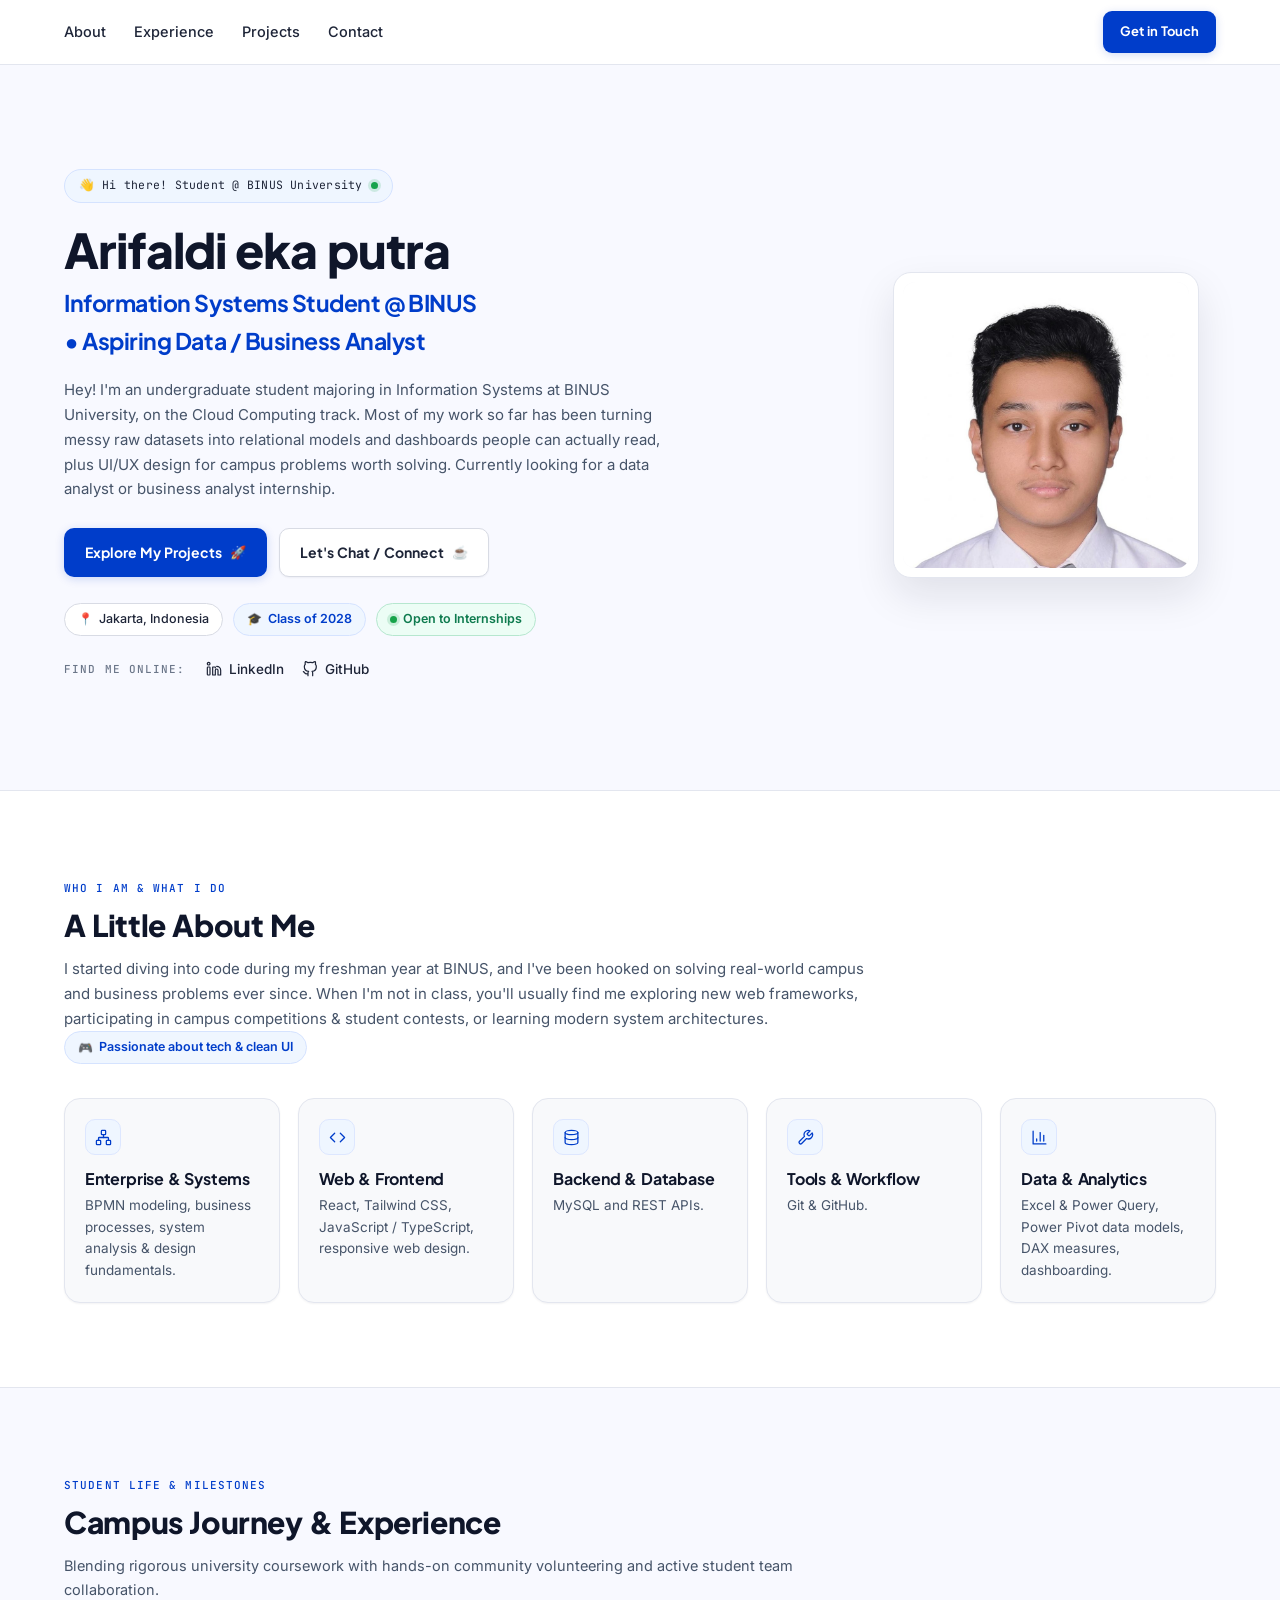
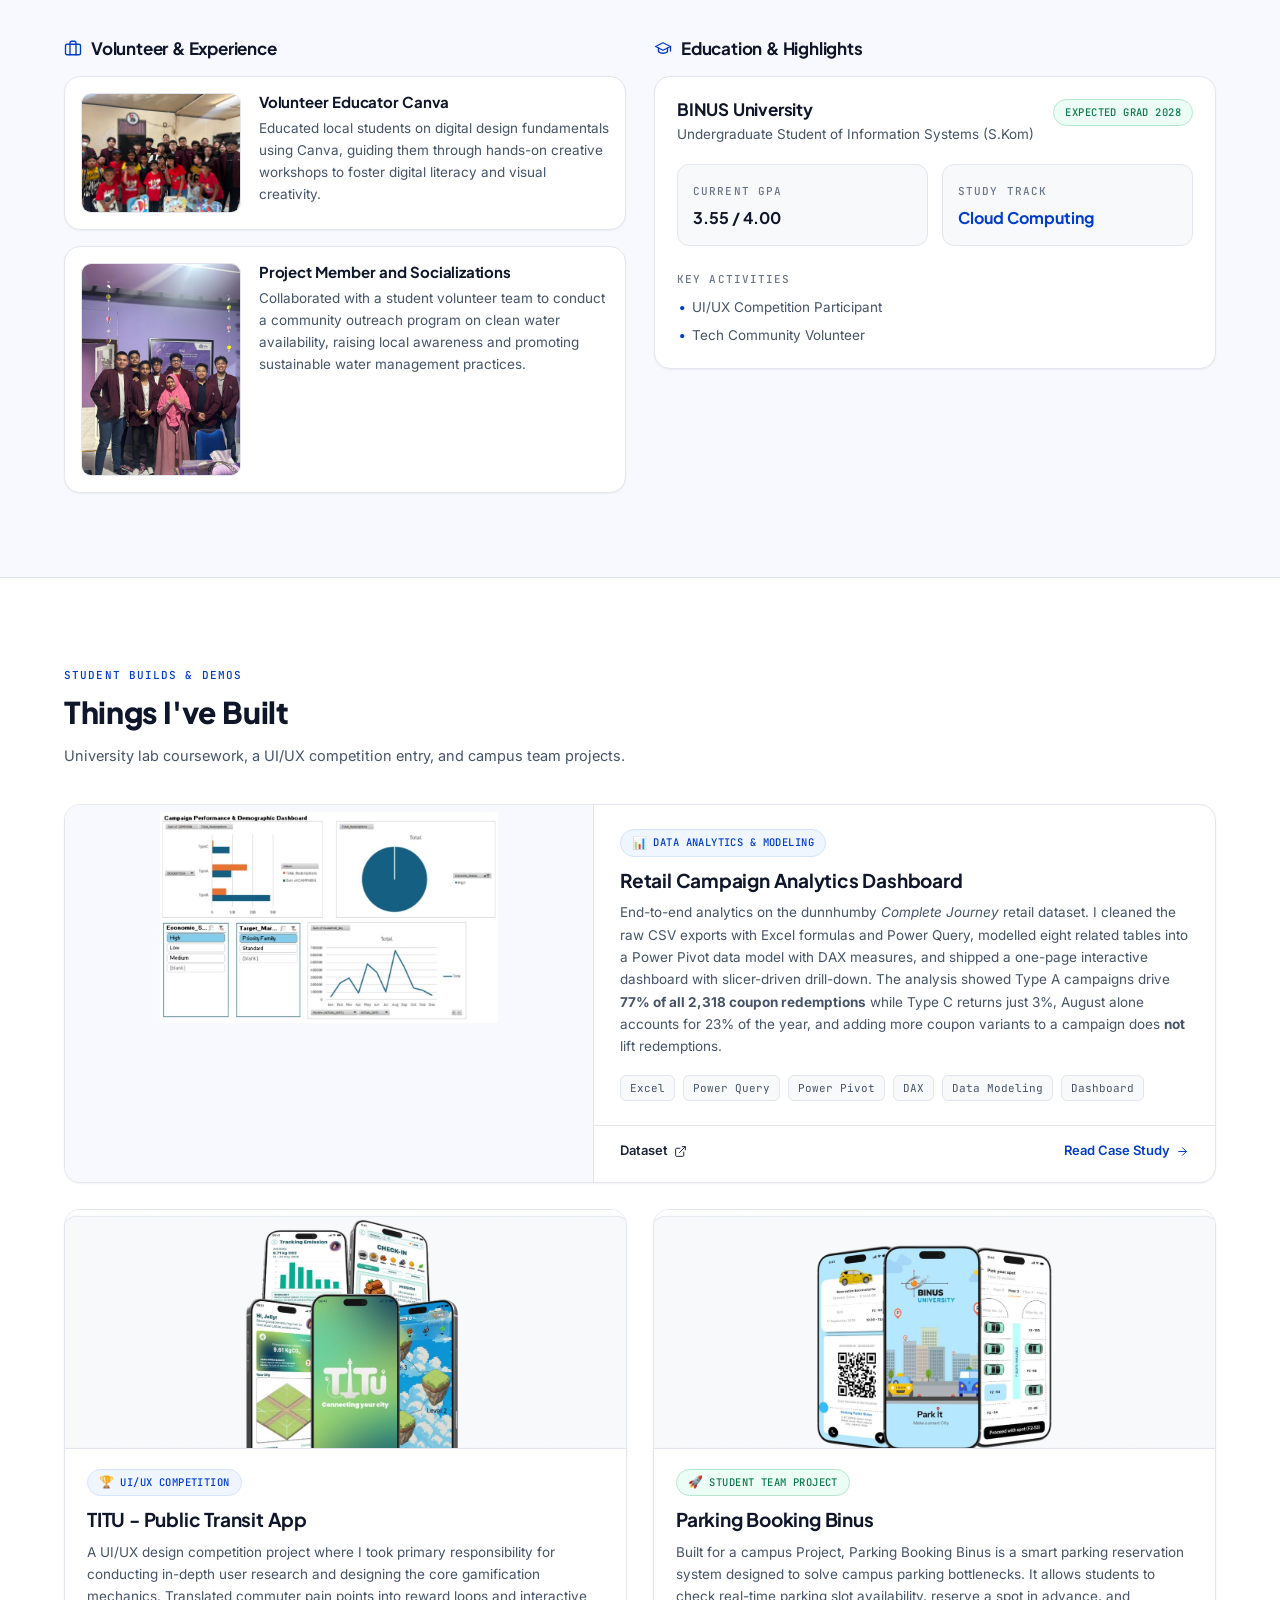
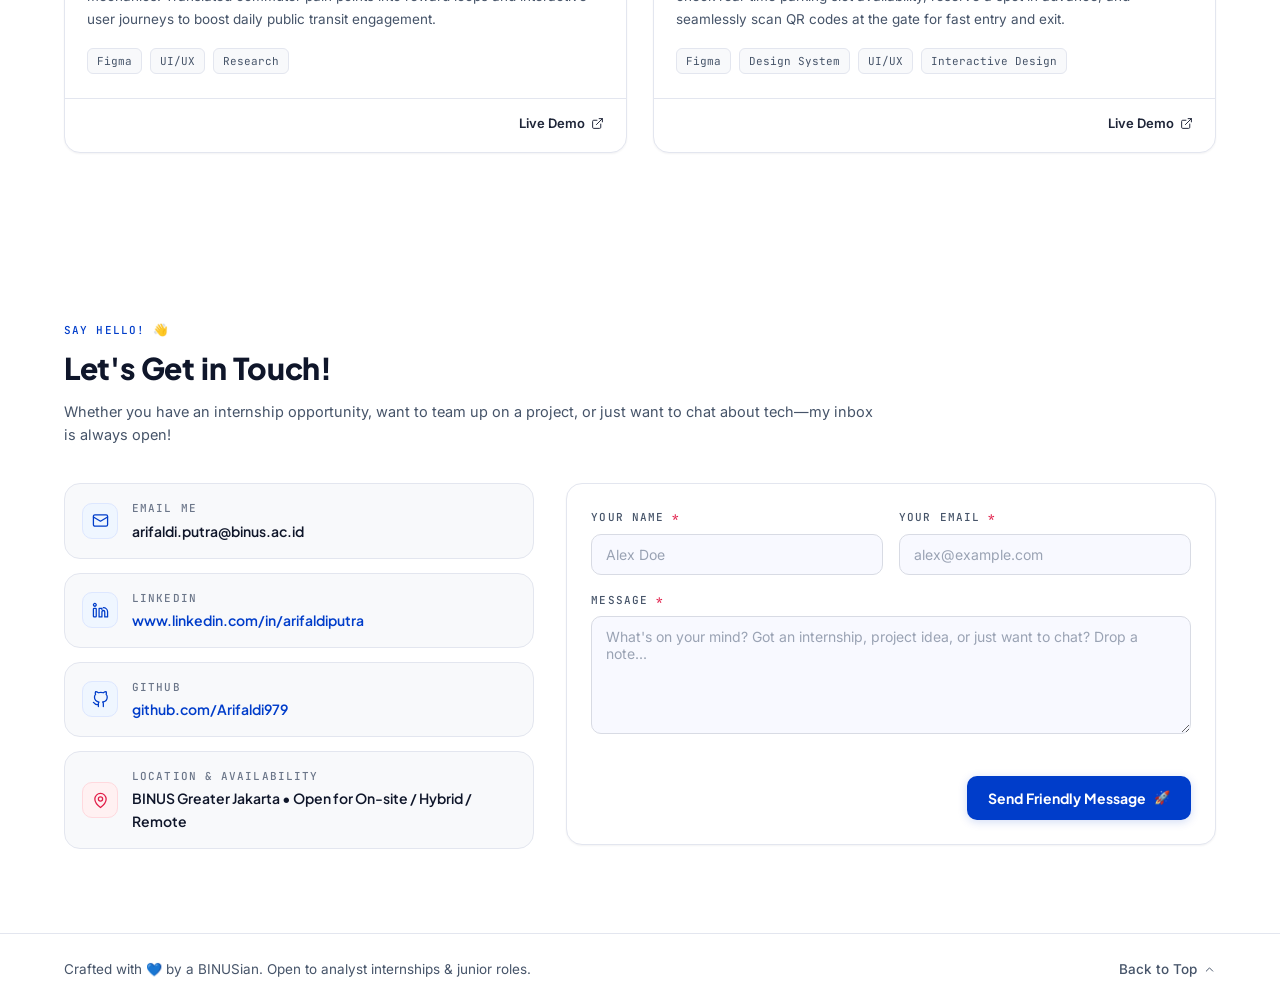
<file: index.html>
<!DOCTYPE html>
<html lang="en">
<head>
<meta charset="UTF-8" />
<meta name="viewport" content="width=device-width, initial-scale=1.0" />
<title>Arifaldi Eka Putra — Information Systems Student @ BINUS</title>
<meta name="description" content="Portfolio of Arifaldi Eka Putra, an Information Systems student at BINUS University — data modeling and dashboards, plus UI/UX design projects." />
<meta name="author" content="Arifaldi Eka Putra" />

<meta property="og:title" content="Arifaldi Eka Putra — Information Systems Student @ BINUS" />
<meta property="og:description" content="Student portfolio: retail campaign analytics with Power Pivot and DAX, plus UI/UX design case studies." />
<meta property="og:type" content="website" />
<meta property="og:image" content="assets/img/profile.jpg" />

<link rel="icon" href="assets/img/favicon.svg" type="image/svg+xml" />
<link rel="preconnect" href="https://fonts.googleapis.com" />
<link rel="preconnect" href="https://fonts.gstatic.com" crossorigin />
<link href="https://fonts.googleapis.com/css2?family=Plus+Jakarta+Sans:wght@500;600;700;800&family=Inter:wght@400;500;600&family=JetBrains+Mono:wght@400;500;700&display=swap" rel="stylesheet" />

<!-- stylesheets, in cascade order: tokens -> scaffolding -> primitives -> sections -> overrides -->
<link rel="stylesheet" href="assets/css/base.css" />
<link rel="stylesheet" href="assets/css/layout.css" />
<link rel="stylesheet" href="assets/css/components.css" />
<link rel="stylesheet" href="assets/css/sections.css" />
<link rel="stylesheet" href="assets/css/responsive.css" />
</head>
<body>

<a class="skip-link" href="#hero">Skip to content</a>

<!-- ================= NAVBAR ================= -->
<header class="navbar" id="navbar">
  <div class="container nav-inner">
    <a class="nav-brand" href="#hero">Arifaldi<span>.</span></a>
    <nav class="nav-links" id="nav-links" aria-label="Main navigation">
      <a href="#about">About</a>
      <a href="#experience">Experience</a>
      <a href="#projects">Projects</a>
      <a href="#contact">Contact</a>
    </nav>
    <div class="nav-right">
      <a href="#contact" class="btn btn-primary btn-sm">Get in Touch</a>
      <button class="nav-toggle" id="nav-toggle" aria-label="Toggle navigation" aria-expanded="false" aria-controls="nav-links">
        <svg viewBox="0 0 24 24" aria-hidden="true"><path d="M3 6h18M3 12h18M3 18h18"/></svg>
      </button>
    </div>
  </div>
</header>

<main>

<!-- ================= HERO ================= -->
<section class="section hero" id="hero">
  <div class="container hero-grid">
    <div class="hero-copy reveal">
      <span class="chip chip-hello">
        <span class="chip-emoji">👋</span> Hi there! Student @ BINUS University
        <span class="dot-live" aria-hidden="true"></span>
      </span>

      <h1 class="hero-title">Arifaldi eka putra</h1>
      <p class="hero-subtitle">Information Systems Student @ BINUS • Aspiring Data / Business Analyst</p>

      <p class="hero-text">
        Hey! I'm an undergraduate student majoring in Information Systems at BINUS University, on the
        Cloud Computing track. Most of my work so far has been turning messy raw datasets into relational
        models and dashboards people can actually read, plus UI/UX design for campus problems worth
        solving. Currently looking for a data analyst or business analyst internship.
      </p>

      <div class="hero-actions">
        <a href="#projects" class="btn btn-primary">Explore My Projects <span class="btn-emoji">🚀</span></a>
        <a href="#contact" class="btn btn-outline">Let's Chat / Connect <span class="btn-emoji">☕</span></a>
      </div>

      <div class="pill-row">
        <span class="pill"><span class="pill-emoji">📍</span>Jakarta, Indonesia</span>
        <span class="pill pill-blue"><span class="pill-emoji">🎓</span>Class of 2028</span>
        <span class="pill pill-green"><span class="dot-live dot-green" aria-hidden="true"></span>Open to Internships</span>
      </div>

      <div class="find-me">
        <span class="mono-label">Find me online:</span>
        <a class="social-link" href="https://www.linkedin.com/in/arifaldiputra/" target="_blank" rel="noopener noreferrer">
          <svg class="ico" viewBox="0 0 24 24" aria-hidden="true"><path d="M16 8a6 6 0 0 1 6 6v7h-4v-7a2 2 0 0 0-4 0v7h-4V9h4v1.5"/><rect x="2" y="9" width="4" height="12" rx="1"/><circle cx="4" cy="4" r="2"/></svg>
          LinkedIn
        </a>
        <a class="social-link" href="https://github.com/Arifaldi979" target="_blank" rel="noopener noreferrer">
          <svg class="ico" viewBox="0 0 24 24" aria-hidden="true"><path d="M9 19c-5 1.5-5-2.5-7-3m14 6v-3.87a3.37 3.37 0 0 0-.94-2.61c3.14-.35 6.44-1.54 6.44-7A5.44 5.44 0 0 0 20 4.77 5.07 5.07 0 0 0 19.91 1S18.73.65 16 2.48a13.38 13.38 0 0 0-7 0C6.27.65 5.09 1 5.09 1A5.07 5.07 0 0 0 5 4.77a5.44 5.44 0 0 0-1.5 3.78c0 5.42 3.3 6.61 6.44 7A3.37 3.37 0 0 0 9 18.13V22"/></svg>
          GitHub
        </a>
      </div>
    </div>

    <div class="hero-photo-wrap reveal reveal-delay-1">
      <figure class="photo-card">
        <img src="assets/img/profile.jpg" alt="Portrait of Arifaldi Eka Putra" width="900" height="900" />
      </figure>
    </div>
  </div>
</section>

<!-- ================= ABOUT ================= -->
<section class="section about" id="about">
  <div class="container">
    <p class="mono-label label-blue reveal">Who I am &amp; what I do</p>
    <h2 class="section-title reveal">A Little About Me</h2>

    <p class="section-lead reveal">
      I started diving into code during my freshman year at BINUS, and I've been hooked on solving real-world
      campus and business problems ever since. When I'm not in class, you'll usually find me exploring new web
      frameworks, participating in campus competitions &amp; student contests, or learning modern system
      architectures.
    </p>

    <div class="pill-row reveal">
      <span class="pill pill-blue"><span class="pill-emoji">🎮</span>Passionate about tech &amp; clean UI</span>
    </div>

    <div class="skill-grid">
      <article class="card skill-card reveal">
        <span class="icon-tile">
          <svg viewBox="0 0 24 24" aria-hidden="true"><rect x="9" y="2" width="6" height="6" rx="1"/><rect x="2" y="16" width="6" height="6" rx="1"/><rect x="16" y="16" width="6" height="6" rx="1"/><path d="M5 16v-3a1 1 0 0 1 1-1h12a1 1 0 0 1 1 1v3"/><path d="M12 12V8"/></svg>
        </span>
        <h3>Enterprise &amp; Systems</h3>
        <p>BPMN modeling, business processes, system analysis &amp; design fundamentals.</p>
      </article>

      <article class="card skill-card reveal reveal-delay-1">
        <span class="icon-tile">
          <svg viewBox="0 0 24 24" aria-hidden="true"><polyline points="16 18 22 12 16 6"/><polyline points="8 6 2 12 8 18"/></svg>
        </span>
        <h3>Web &amp; Frontend</h3>
        <p>React, Tailwind CSS, JavaScript / TypeScript, responsive web design.</p>
      </article>

      <article class="card skill-card reveal reveal-delay-2">
        <span class="icon-tile">
          <svg viewBox="0 0 24 24" aria-hidden="true"><ellipse cx="12" cy="5" rx="9" ry="3"/><path d="M21 12c0 1.66-4 3-9 3s-9-1.34-9-3"/><path d="M3 5v14c0 1.66 4 3 9 3s9-1.34 9-3V5"/></svg>
        </span>
        <h3>Backend &amp; Database</h3>
        <p>MySQL and REST APIs.</p>
      </article>

      <article class="card skill-card reveal reveal-delay-3">
        <span class="icon-tile">
          <svg viewBox="0 0 24 24" aria-hidden="true"><path d="M14.7 6.3a1 1 0 0 0 0 1.4l1.6 1.6a1 1 0 0 0 1.4 0l3.77-3.77a6 6 0 0 1-7.94 7.94l-6.91 6.91a2.12 2.12 0 0 1-3-3l6.91-6.91a6 6 0 0 1 7.94-7.94l-3.76 3.76z"/></svg>
        </span>
        <h3>Tools &amp; Workflow</h3>
        <p>Git &amp; GitHub.</p>
      </article>

      <article class="card skill-card reveal reveal-delay-3">
        <span class="icon-tile">
          <svg viewBox="0 0 24 24" aria-hidden="true"><path d="M3 3v18h18"/><path d="M18 17V9"/><path d="M13 17V5"/><path d="M8 17v-3"/></svg>
        </span>
        <h3>Data &amp; Analytics</h3>
        <p>Excel &amp; Power Query, Power Pivot data models, DAX measures, dashboarding.</p>
      </article>
    </div>
  </div>
</section>

<!-- ================= EXPERIENCE ================= -->
<section class="section experience" id="experience">
  <div class="container">
    <p class="mono-label label-blue reveal">Student life &amp; milestones</p>
    <h2 class="section-title reveal">Campus Journey &amp; Experience</h2>
    <p class="section-sub reveal">Blending rigorous university coursework with hands-on community volunteering and active student team collaboration.</p>

    <div class="exp-grid">
      <!-- Volunteer & Experience -->
      <div class="exp-col">
        <h3 class="col-heading reveal">
          <svg class="ico ico-blue" viewBox="0 0 24 24" aria-hidden="true"><rect x="2" y="7" width="20" height="14" rx="2"/><path d="M16 21V5a2 2 0 0 0-2-2h-4a2 2 0 0 0-2 2v16"/></svg>
          Volunteer &amp; Experience
        </h3>

        <article class="card exp-card reveal">
          <img class="exp-thumb" src="assets/img/volunteer-canva.jpg" alt="Teaching local students digital design with Canva" width="1280" height="960" loading="lazy" />
          <div class="exp-body">
            <h4>Volunteer Educator Canva</h4>
            <p>Educated local students on digital design fundamentals using Canva, guiding them through hands-on creative workshops to foster digital literacy and visual creativity.</p>
          </div>
        </article>

        <article class="card exp-card reveal reveal-delay-1">
          <img class="exp-thumb exp-thumb-tall" src="assets/img/volunteer-socialization.jpg" alt="Student volunteer team at a community outreach program" width="900" height="1200" loading="lazy" />
          <div class="exp-body">
            <h4>Project Member and Socializations</h4>
            <p>Collaborated with a student volunteer team to conduct a community outreach program on clean water availability, raising local awareness and promoting sustainable water management practices.</p>
          </div>
        </article>
      </div>

      <!-- Education & Highlights -->
      <div class="exp-col">
        <h3 class="col-heading reveal">
          <svg class="ico ico-blue" viewBox="0 0 24 24" aria-hidden="true"><path d="M22 10v6"/><path d="M2 10l10-5 10 5-10 5z"/><path d="M6 12v5c3 2.6 9 2.6 12 0v-5"/></svg>
          Education &amp; Highlights
        </h3>

        <article class="card edu-card reveal">
          <div class="edu-head">
            <div>
              <h4>BINUS University</h4>
              <p class="edu-degree">Undergraduate Student of Information Systems (S.Kom)</p>
            </div>
            <span class="badge badge-green">Expected Grad 2028</span>
          </div>

          <div class="edu-stats">
            <div class="stat-box">
              <span class="mono-label">Current GPA</span>
              <strong class="stat-value">3.55 / 4.00</strong>
            </div>
            <div class="stat-box">
              <span class="mono-label">Study Track</span>
              <strong class="stat-value stat-blue">Cloud Computing</strong>
            </div>
          </div>

          <p class="mono-label edu-activities-label">Key activities</p>
          <ul class="activity-list">
            <li>UI/UX Competition Participant</li>
            <li>Tech Community Volunteer</li>
          </ul>
        </article>
      </div>
    </div>
  </div>
</section>

<!-- ================= PROJECTS ================= -->
<section class="section projects" id="projects">
  <div class="container">
    <p class="mono-label label-blue reveal">Student builds &amp; demos</p>
    <h2 class="section-title reveal">Things I've Built</h2>
    <p class="section-sub reveal">University lab coursework, a UI/UX competition entry, and campus team projects.</p>

    <div class="project-grid">
      <!-- Retail Campaign Analytics (featured) -->
      <article class="card project-card project-card-featured reveal">
        <a class="project-media" href="projects/retail-campaign-analytics.html" aria-label="Open the Retail Campaign Analytics case study">
          <img src="assets/img/project-retail-analytics.jpg" alt="Campaign Performance and Demographic dashboard in Excel: bar chart by campaign type, doughnut chart by economic status, monthly trend line chart and two slicers" width="1440" height="613" loading="lazy" />
        </a>
        <div class="project-main">
          <div class="project-body">
            <span class="badge badge-blue"><span class="pill-emoji">📊</span>Data Analytics &amp; Modeling</span>
            <h3>Retail Campaign Analytics Dashboard</h3>
            <p>End-to-end analytics on the dunnhumby <em>Complete Journey</em> retail dataset. I cleaned the raw CSV exports with Excel formulas and Power Query, modelled eight related tables into a Power Pivot data model with DAX measures, and shipped a one-page interactive dashboard with slicer-driven drill-down. The analysis showed Type A campaigns drive <strong>77% of all 2,318 coupon redemptions</strong> while Type C returns just 3%, August alone accounts for 23% of the year, and adding more coupon variants to a campaign does <strong>not</strong> lift redemptions.</p>
            <div class="tag-row">
              <span class="tag">Excel</span>
              <span class="tag">Power Query</span>
              <span class="tag">Power Pivot</span>
              <span class="tag">DAX</span>
              <span class="tag">Data Modeling</span>
              <span class="tag">Dashboard</span>
            </div>
          </div>
          <div class="project-footer project-footer-multi">
            <a class="demo-link" href="https://www.kaggle.com/datasets/frtgnn/dunnhumby-the-complete-journey" target="_blank" rel="noopener noreferrer">
              Dataset
              <svg class="ico ico-sm" viewBox="0 0 24 24" aria-hidden="true"><path d="M18 13v6a2 2 0 0 1-2 2H5a2 2 0 0 1-2-2V8a2 2 0 0 1 2-2h6"/><polyline points="15 3 21 3 21 9"/><line x1="10" y1="14" x2="21" y2="3"/></svg>
            </a>
            <a class="demo-link demo-link-primary" href="projects/retail-campaign-analytics.html">
              Read Case Study
              <svg class="ico ico-sm" viewBox="0 0 24 24" aria-hidden="true"><path d="M5 12h14"/><path d="m12 5 7 7-7 7"/></svg>
            </a>
          </div>
        </div>
      </article>

      <!-- TITU -->
      <article class="card project-card reveal">
        <div class="project-media">
          <img src="assets/img/project-titu.jpg" alt="TITU public transit app screens: emission tracking, daily check-in and gamified city map" width="1440" height="613" loading="lazy" />
        </div>
        <div class="project-body">
          <span class="badge badge-blue"><span class="pill-emoji">🏆</span>UI/UX Competition</span>
          <h3>TITU - Public Transit App</h3>
          <p>A UI/UX design competition project where I took primary responsibility for conducting in-depth user research and designing the core gamification mechanics. Translated commuter pain points into reward loops and interactive user journeys to boost daily public transit engagement.</p>
          <div class="tag-row">
            <span class="tag">Figma</span>
            <span class="tag">UI/UX</span>
            <span class="tag">Research</span>
          </div>
        </div>
        <div class="project-footer">
          <a class="demo-link" href="https://www.figma.com/proto/fphDwGYDCPxiy3lWLIZRhI/Lomba-UI-UX-IOFEST---Niat-Dulu?page-id=0%3A1&amp;node-id=325-50&amp;m=draw&amp;scaling=min-zoom&amp;content-scaling=fixed&amp;starting-point-node-id=322%3A21&amp;show-proto-sidebar=1" target="_blank" rel="noopener noreferrer">
            Live Demo
            <svg class="ico ico-sm" viewBox="0 0 24 24" aria-hidden="true"><path d="M18 13v6a2 2 0 0 1-2 2H5a2 2 0 0 1-2-2V8a2 2 0 0 1 2-2h6"/><polyline points="15 3 21 3 21 9"/><line x1="10" y1="14" x2="21" y2="3"/></svg>
          </a>
        </div>
      </article>

      <!-- Parking Booking Binus -->
      <article class="card project-card reveal reveal-delay-1">
        <div class="project-media">
          <img src="assets/img/project-parking.jpg" alt="Parking Booking Binus app screens: booking QR code, Park It home and the pick-your-spot floor map" width="1440" height="613" loading="lazy" />
        </div>
        <div class="project-body">
          <span class="badge badge-green"><span class="pill-emoji">🚀</span>Student Team Project</span>
          <h3>Parking Booking Binus</h3>
          <p>Built for a campus Project, Parking Booking Binus is a smart parking reservation system designed to solve campus parking bottlenecks. It allows students to check real-time parking slot availability, reserve a spot in advance, and seamlessly scan QR codes at the gate for fast entry and exit.</p>
          <div class="tag-row">
            <span class="tag">Figma</span>
            <span class="tag">Design System</span>
            <span class="tag">UI/UX</span>
            <span class="tag">Interactive Design</span>
          </div>
        </div>
        <div class="project-footer">
          <a class="demo-link" href="https://www.figma.com/proto/IiEmzpHHMSlDLIdFBypQze/Parking-Booking-Binus?node-id=1-3&amp;m=draw&amp;scaling=scale-down&amp;content-scaling=fixed&amp;starting-point-node-id=1%3A3&amp;page-id=0%3A1" target="_blank" rel="noopener noreferrer">
            Live Demo
            <svg class="ico ico-sm" viewBox="0 0 24 24" aria-hidden="true"><path d="M18 13v6a2 2 0 0 1-2 2H5a2 2 0 0 1-2-2V8a2 2 0 0 1 2-2h6"/><polyline points="15 3 21 3 21 9"/><line x1="10" y1="14" x2="21" y2="3"/></svg>
          </a>
        </div>
      </article>
    </div>
  </div>
</section>

<!-- ================= CONTACT ================= -->
<section class="section contact" id="contact">
  <div class="container">
    <p class="mono-label label-blue reveal">Say hello! <span class="pill-emoji">👋</span></p>
    <h2 class="section-title reveal">Let's Get in Touch!</h2>
    <p class="section-sub reveal">Whether you have an internship opportunity, want to team up on a project, or just want to chat about tech—my inbox is always open!</p>

    <div class="contact-grid">
      <!-- Info -->
      <div class="contact-info">
        <a class="info-card reveal" href="mailto:arifaldi.putra@binus.ac.id">
          <span class="icon-tile">
            <svg viewBox="0 0 24 24" aria-hidden="true"><rect x="2" y="4" width="20" height="16" rx="2"/><path d="m22 7-10 6L2 7"/></svg>
          </span>
          <span class="info-text">
            <span class="mono-label">Email me</span>
            <strong>arifaldi.putra@binus.ac.id</strong>
          </span>
        </a>

        <a class="info-card reveal reveal-delay-1" href="https://www.linkedin.com/in/arifaldiputra/" target="_blank" rel="noopener noreferrer">
          <span class="icon-tile">
            <svg viewBox="0 0 24 24" aria-hidden="true"><path d="M16 8a6 6 0 0 1 6 6v7h-4v-7a2 2 0 0 0-4 0v7h-4V9h4v1.5"/><rect x="2" y="9" width="4" height="12" rx="1"/><circle cx="4" cy="4" r="2"/></svg>
          </span>
          <span class="info-text">
            <span class="mono-label">LinkedIn</span>
            <strong class="link-blue">www.linkedin.com/in/arifaldiputra</strong>
          </span>
        </a>

        <a class="info-card reveal reveal-delay-2" href="https://github.com/Arifaldi979" target="_blank" rel="noopener noreferrer">
          <span class="icon-tile">
            <svg viewBox="0 0 24 24" aria-hidden="true"><path d="M9 19c-5 1.5-5-2.5-7-3m14 6v-3.87a3.37 3.37 0 0 0-.94-2.61c3.14-.35 6.44-1.54 6.44-7A5.44 5.44 0 0 0 20 4.77 5.07 5.07 0 0 0 19.91 1S18.73.65 16 2.48a13.38 13.38 0 0 0-7 0C6.27.65 5.09 1 5.09 1A5.07 5.07 0 0 0 5 4.77a5.44 5.44 0 0 0-1.5 3.78c0 5.42 3.3 6.61 6.44 7A3.37 3.37 0 0 0 9 18.13V22"/></svg>
          </span>
          <span class="info-text">
            <span class="mono-label">GitHub</span>
            <strong class="link-blue">github.com/Arifaldi979</strong>
          </span>
        </a>

        <div class="info-card info-card-static reveal reveal-delay-3">
          <span class="icon-tile icon-tile-rose">
            <svg viewBox="0 0 24 24" aria-hidden="true"><path d="M20 10c0 6-8 12-8 12s-8-6-8-12a8 8 0 0 1 16 0z"/><circle cx="12" cy="10" r="3"/></svg>
          </span>
          <span class="info-text">
            <span class="mono-label">Location &amp; availability</span>
            <strong>BINUS Greater Jakarta • Open for On-site / Hybrid / Remote</strong>
          </span>
        </div>
      </div>

      <!-- Form -->
      <div class="card form-card reveal reveal-delay-1">
        <form id="contact-form" novalidate>
          <div class="form-row">
            <div class="field">
              <label class="mono-label" for="name">Your name <span class="req">*</span></label>
              <input type="text" id="name" name="name" placeholder="Alex Doe" required />
            </div>
            <div class="field">
              <label class="mono-label" for="email">Your email <span class="req">*</span></label>
              <input type="email" id="email" name="email" placeholder="alex@example.com" required />
            </div>
          </div>

          <div class="field">
            <label class="mono-label" for="message">Message <span class="req">*</span></label>
            <textarea id="message" name="message" rows="5" placeholder="What's on your mind? Got an internship, project idea, or just want to chat? Drop a note..." required></textarea>
          </div>

          <p class="form-status" id="form-status" role="status" aria-live="polite"></p>

          <div class="form-actions">
            <button type="submit" class="btn btn-primary">Send Friendly Message <span class="btn-emoji">🚀</span></button>
          </div>
        </form>
      </div>
    </div>
  </div>
</section>

</main>

<!-- ================= FOOTER ================= -->
<footer class="footer">
  <div class="container footer-inner">
    <p>Crafted with <span class="heart">💙</span> by a BINUSian. Open to analyst internships &amp; junior roles.</p>
    <a href="#hero" class="back-top">
      Back to Top
      <svg class="ico ico-sm" viewBox="0 0 24 24" aria-hidden="true"><path d="m18 15-6-6-6 6"/></svg>
    </a>
  </div>
</footer>

<!-- one script per behaviour, each self-contained -->
<script src="assets/js/navbar.js" defer></script>
<script src="assets/js/reveal.js" defer></script>
<script src="assets/js/contact-form.js" defer></script>
</body>
</html>
</file>
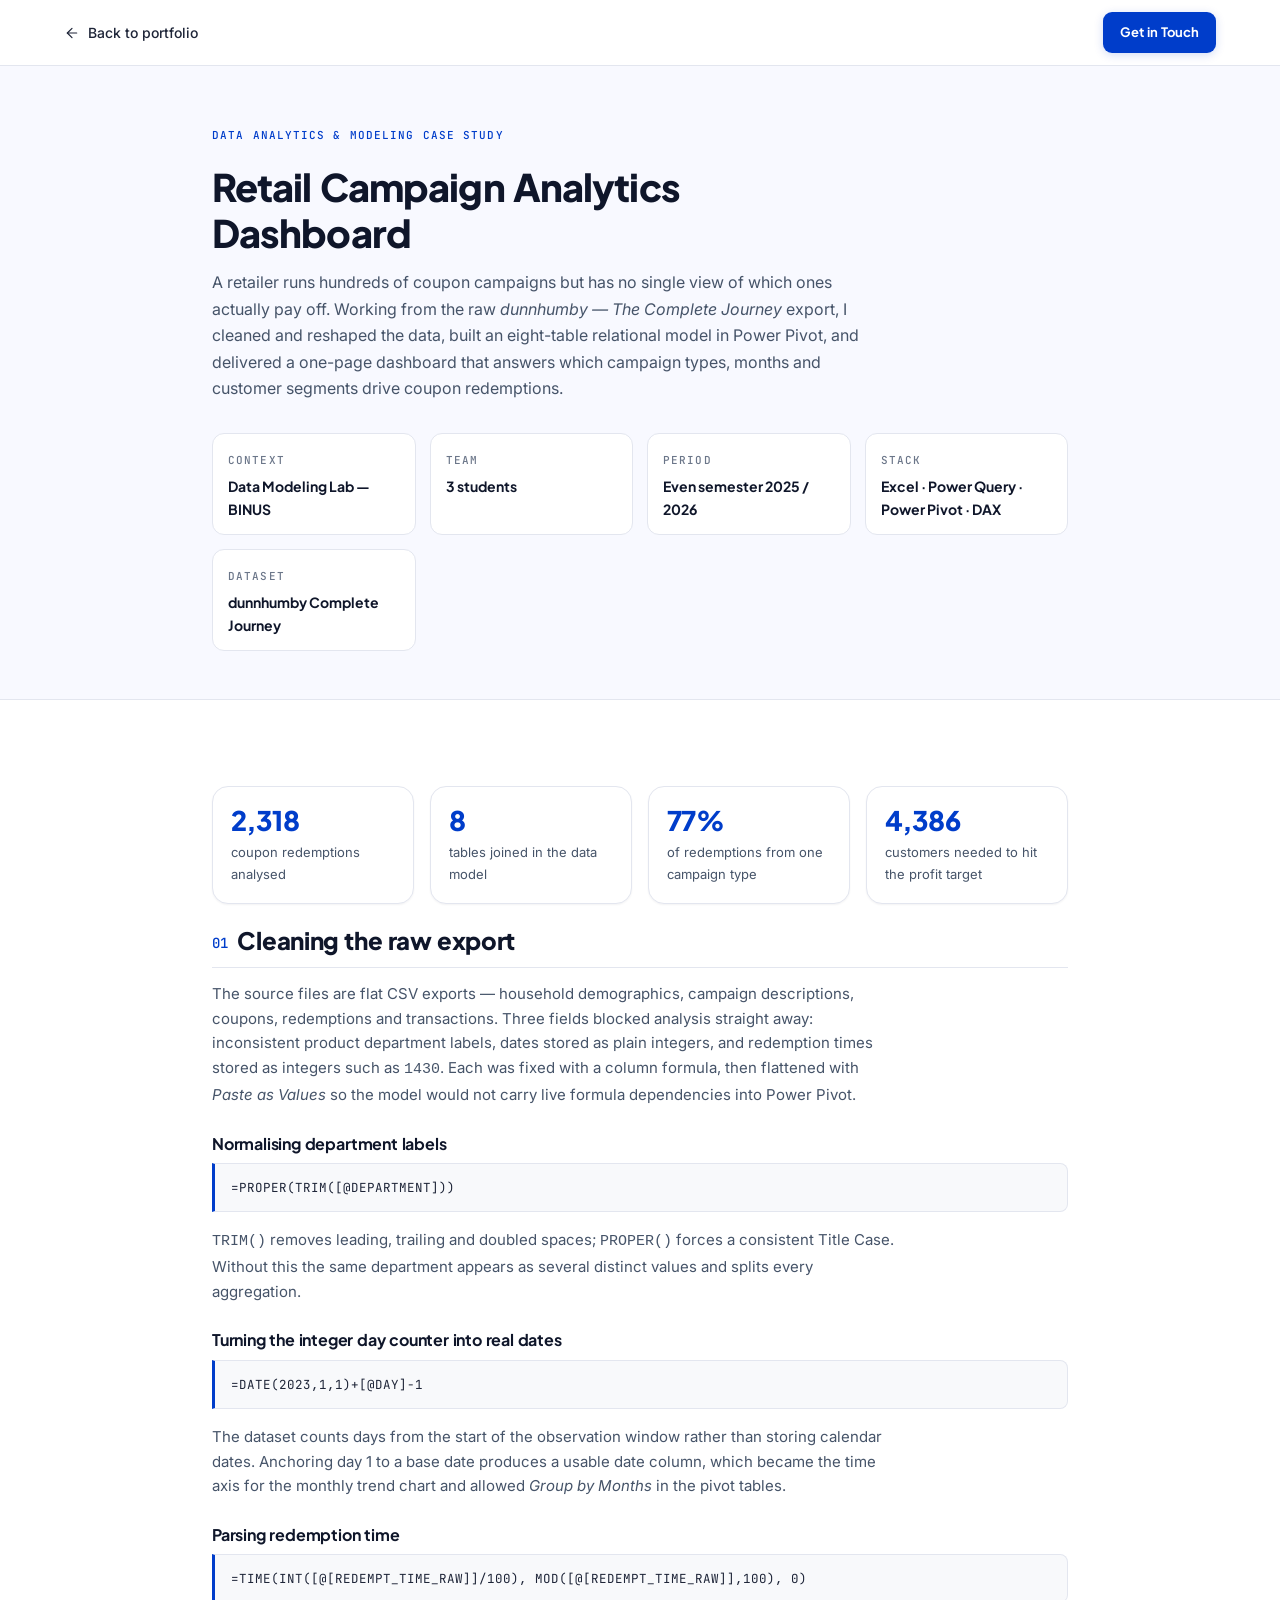
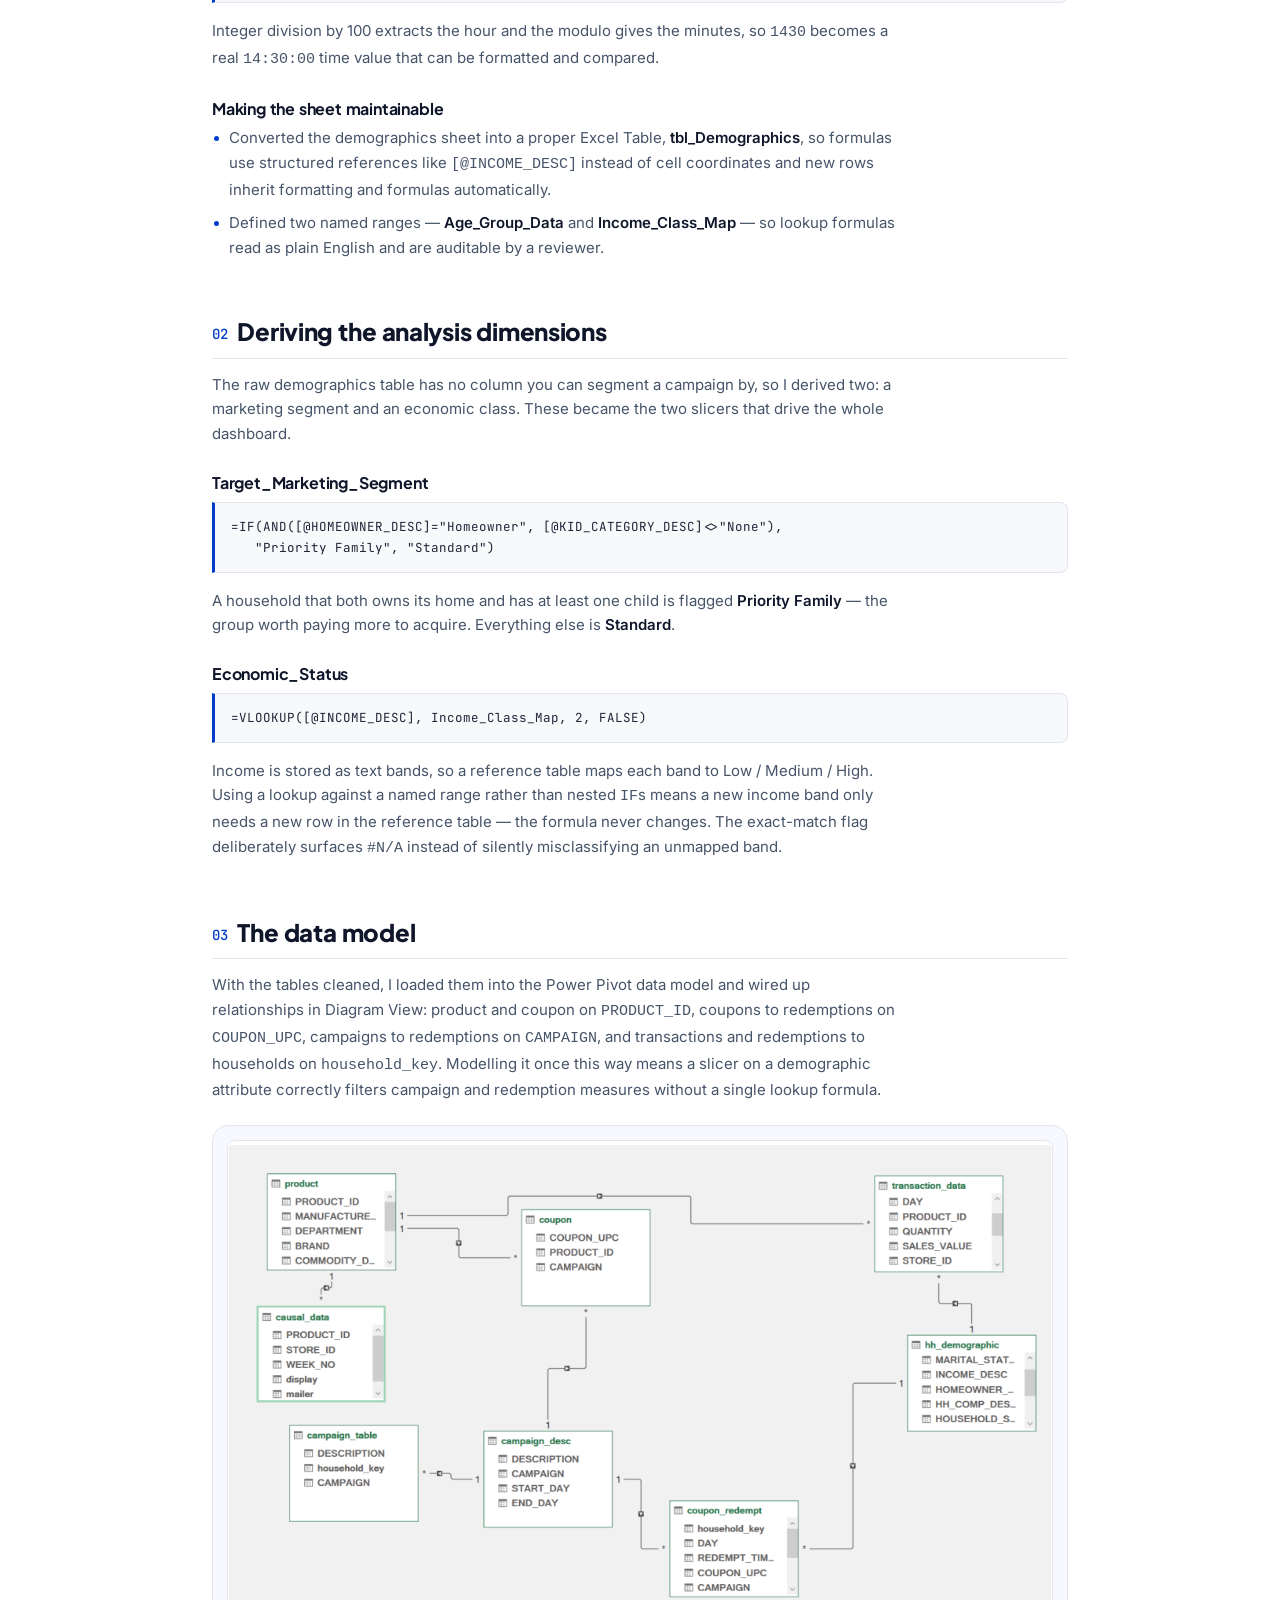
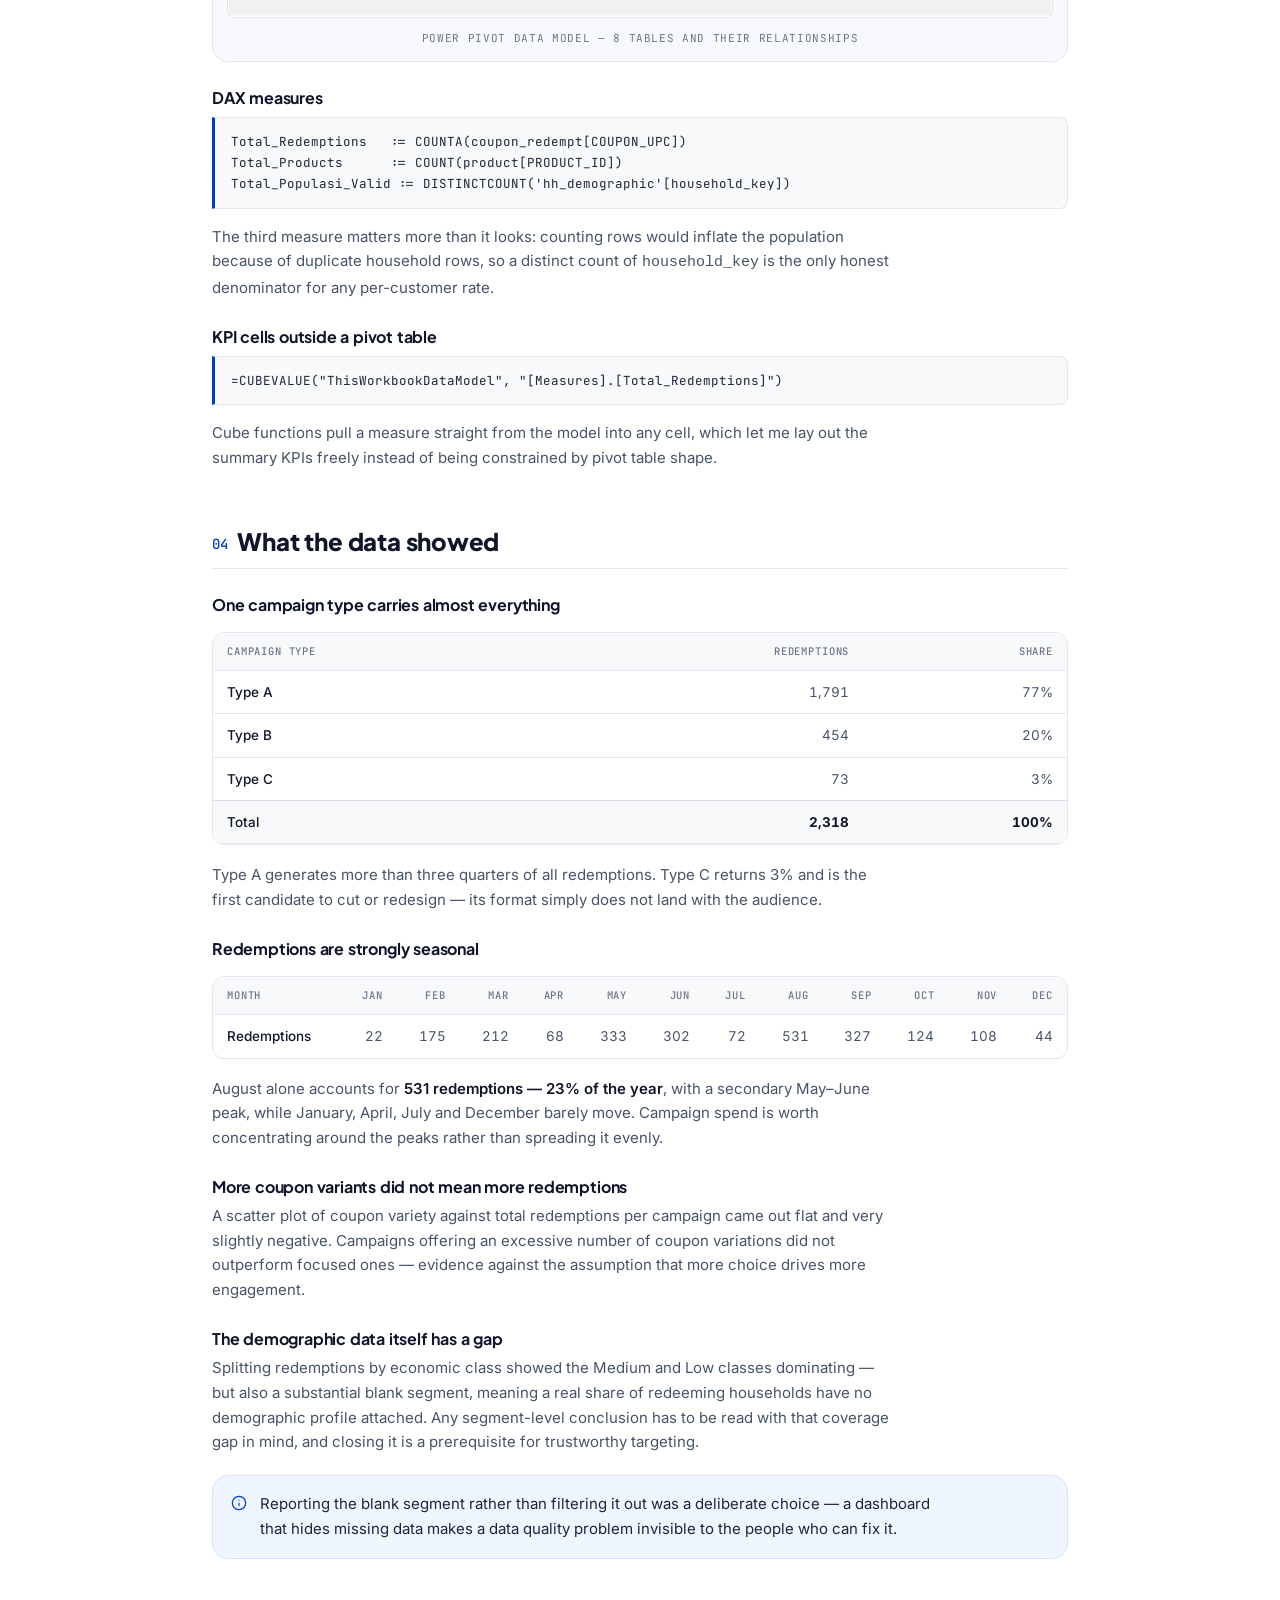
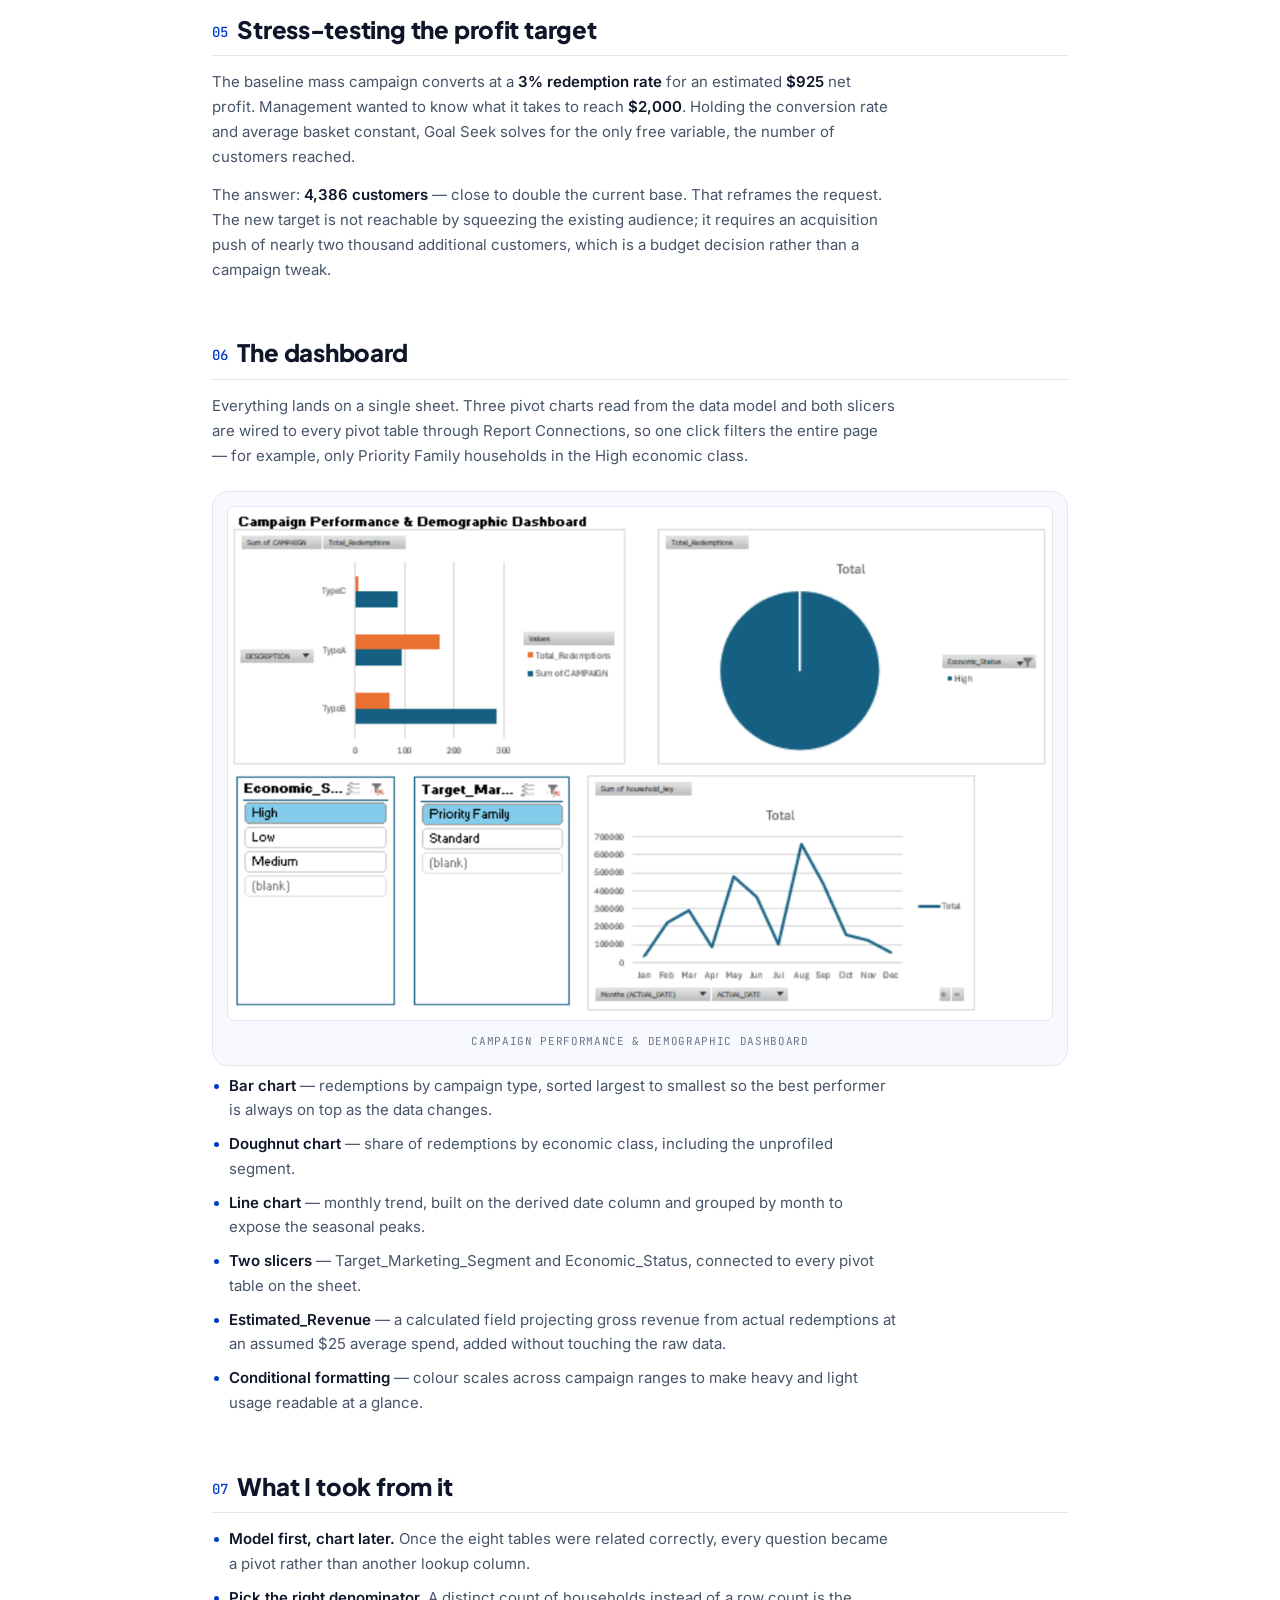
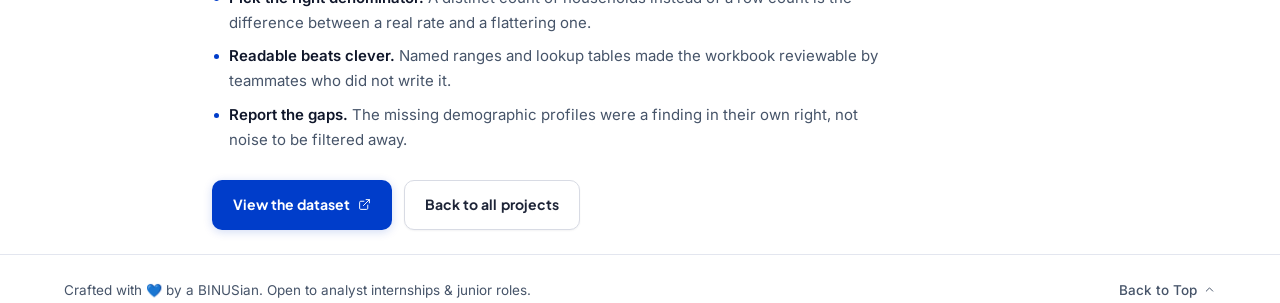
<file: projects/retail-campaign-analytics.html>
<!DOCTYPE html>
<html lang="en">
<head>
<meta charset="UTF-8" />
<meta name="viewport" content="width=device-width, initial-scale=1.0" />
<title>Retail Campaign Analytics Dashboard — Case Study | Arifaldi Eka Putra</title>
<meta name="description" content="Case study: cleaning, modelling and visualising the dunnhumby Complete Journey retail dataset in Excel, Power Query and Power Pivot — 8-table data model, DAX measures and an interactive campaign dashboard." />
<meta name="author" content="Arifaldi Eka Putra" />

<meta property="og:title" content="Retail Campaign Analytics Dashboard — Case Study" />
<meta property="og:description" content="An 8-table Power Pivot data model and interactive dashboard over 2,318 coupon redemptions from the dunnhumby Complete Journey dataset." />
<meta property="og:type" content="article" />
<meta property="og:image" content="../assets/img/project-retail-analytics.jpg" />

<link rel="icon" href="../assets/img/favicon.svg" type="image/svg+xml" />
<link rel="preconnect" href="https://fonts.googleapis.com" />
<link rel="preconnect" href="https://fonts.gstatic.com" crossorigin />
<link href="https://fonts.googleapis.com/css2?family=Plus+Jakarta+Sans:wght@500;600;700;800&family=Inter:wght@400;500;600&family=JetBrains+Mono:wght@400;500;700&display=swap" rel="stylesheet" />

<link rel="stylesheet" href="../assets/css/base.css" />
<link rel="stylesheet" href="../assets/css/layout.css" />
<link rel="stylesheet" href="../assets/css/components.css" />
<link rel="stylesheet" href="../assets/css/sections.css" />
<link rel="stylesheet" href="../assets/css/case-study.css" />
<link rel="stylesheet" href="../assets/css/responsive.css" />
</head>
<body>

<!-- ================= TOP BAR ================= -->
<header class="cs-topbar">
  <div class="container cs-topbar-inner">
    <a class="cs-back" href="../index.html#projects">
      <svg class="ico" viewBox="0 0 24 24" aria-hidden="true"><path d="M19 12H5"/><path d="m12 19-7-7 7-7"/></svg>
      Back to portfolio
    </a>
    <a class="btn btn-primary btn-sm" href="../index.html#contact">Get in Touch</a>
  </div>
</header>

<main>

<!-- ================= HEADER ================= -->
<header class="cs-header">
  <div class="container cs-narrow">
    <p class="mono-label label-blue">Data analytics &amp; modeling case study</p>
    <h1 class="cs-title">Retail Campaign Analytics Dashboard</h1>
    <p class="cs-lead">
      A retailer runs hundreds of coupon campaigns but has no single view of which ones actually pay off.
      Working from the raw <em>dunnhumby — The Complete Journey</em> export, I cleaned and reshaped the data,
      built an eight-table relational model in Power Pivot, and delivered a one-page dashboard that answers
      which campaign types, months and customer segments drive coupon redemptions.
    </p>

    <div class="cs-meta">
      <div class="cs-meta-item">
        <span class="mono-label">Context</span>
        <strong>Data Modeling Lab — BINUS</strong>
      </div>
      <div class="cs-meta-item">
        <span class="mono-label">Team</span>
        <strong>3 students</strong>
      </div>
      <div class="cs-meta-item">
        <span class="mono-label">Period</span>
        <strong>Even semester 2025 / 2026</strong>
      </div>
      <div class="cs-meta-item">
        <span class="mono-label">Stack</span>
        <strong>Excel · Power Query · Power Pivot · DAX</strong>
      </div>
      <div class="cs-meta-item">
        <span class="mono-label">Dataset</span>
        <strong>dunnhumby Complete Journey</strong>
      </div>
    </div>
  </div>
</header>

<div class="cs-body">
  <div class="container cs-narrow">

    <!-- ---------- headline numbers ---------- -->
    <div class="kpi-grid">
      <div class="kpi">
        <span class="kpi-value">2,318</span>
        <span class="kpi-label">coupon redemptions analysed</span>
      </div>
      <div class="kpi">
        <span class="kpi-value">8</span>
        <span class="kpi-label">tables joined in the data model</span>
      </div>
      <div class="kpi">
        <span class="kpi-value">77%</span>
        <span class="kpi-label">of redemptions from one campaign type</span>
      </div>
      <div class="kpi">
        <span class="kpi-value">4,386</span>
        <span class="kpi-label">customers needed to hit the profit target</span>
      </div>
    </div>

    <!-- ---------- 1. data prep ---------- -->
    <section class="cs-section">
      <h2 class="cs-h2"><span class="cs-num">01</span>Cleaning the raw export</h2>
      <p>
        The source files are flat CSV exports — household demographics, campaign descriptions, coupons,
        redemptions and transactions. Three fields blocked analysis straight away: inconsistent product
        department labels, dates stored as plain integers, and redemption times stored as integers such as
        <code>1430</code>. Each was fixed with a column formula, then flattened with <em>Paste as Values</em>
        so the model would not carry live formula dependencies into Power Pivot.
      </p>

      <h3 class="cs-h3">Normalising department labels</h3>
      <code class="code">=PROPER(TRIM([@DEPARTMENT]))</code>
      <p>
        <code>TRIM()</code> removes leading, trailing and doubled spaces; <code>PROPER()</code> forces a
        consistent Title Case. Without this the same department appears as several distinct values and
        splits every aggregation.
      </p>

      <h3 class="cs-h3">Turning the integer day counter into real dates</h3>
      <code class="code">=DATE(2023,1,1)+[@DAY]-1</code>
      <p>
        The dataset counts days from the start of the observation window rather than storing calendar dates.
        Anchoring day 1 to a base date produces a usable date column, which became the time axis for the
        monthly trend chart and allowed <em>Group by Months</em> in the pivot tables.
      </p>

      <h3 class="cs-h3">Parsing redemption time</h3>
      <code class="code">=TIME(INT([@[REDEMPT_TIME_RAW]]/100), MOD([@[REDEMPT_TIME_RAW]],100), 0)</code>
      <p>
        Integer division by 100 extracts the hour and the modulo gives the minutes, so <code>1430</code>
        becomes a real <code>14:30:00</code> time value that can be formatted and compared.
      </p>

      <h3 class="cs-h3">Making the sheet maintainable</h3>
      <ul class="cs-list">
        <li>Converted the demographics sheet into a proper Excel Table, <strong>tbl_Demographics</strong>, so formulas use structured references like <code>[@INCOME_DESC]</code> instead of cell coordinates and new rows inherit formatting and formulas automatically.</li>
        <li>Defined two named ranges — <strong>Age_Group_Data</strong> and <strong>Income_Class_Map</strong> — so lookup formulas read as plain English and are auditable by a reviewer.</li>
      </ul>
    </section>

    <!-- ---------- 2. feature engineering ---------- -->
    <section class="cs-section">
      <h2 class="cs-h2"><span class="cs-num">02</span>Deriving the analysis dimensions</h2>
      <p>
        The raw demographics table has no column you can segment a campaign by, so I derived two:
        a marketing segment and an economic class. These became the two slicers that drive the whole dashboard.
      </p>

      <h3 class="cs-h3">Target_Marketing_Segment</h3>
      <code class="code">=IF(AND([@HOMEOWNER_DESC]="Homeowner", [@KID_CATEGORY_DESC]&lt;&gt;"None"),
   "Priority Family", "Standard")</code>
      <p>
        A household that both owns its home and has at least one child is flagged
        <strong>Priority Family</strong> — the group worth paying more to acquire. Everything else is
        <strong>Standard</strong>.
      </p>

      <h3 class="cs-h3">Economic_Status</h3>
      <code class="code">=VLOOKUP([@INCOME_DESC], Income_Class_Map, 2, FALSE)</code>
      <p>
        Income is stored as text bands, so a reference table maps each band to Low / Medium / High.
        Using a lookup against a named range rather than nested <code>IF</code>s means a new income band
        only needs a new row in the reference table — the formula never changes. The exact-match flag
        deliberately surfaces <code>#N/A</code> instead of silently misclassifying an unmapped band.
      </p>
    </section>

    <!-- ---------- 3. data model ---------- -->
    <section class="cs-section">
      <h2 class="cs-h2"><span class="cs-num">03</span>The data model</h2>
      <p>
        With the tables cleaned, I loaded them into the Power Pivot data model and wired up relationships
        in Diagram View: product and coupon on <code>PRODUCT_ID</code>, coupons to redemptions on
        <code>COUPON_UPC</code>, campaigns to redemptions on <code>CAMPAIGN</code>, and transactions and
        redemptions to households on <code>household_key</code>. Modelling it once this way means a slicer
        on a demographic attribute correctly filters campaign and redemption measures without a single
        lookup formula.
      </p>

      <figure class="figure">
        <img src="../assets/img/datamodel-powerpivot.png" alt="Power Pivot Diagram View showing eight related tables: product, coupon, transaction_data, causal_data, campaign_table, campaign_desc, coupon_redempt and hh_demographic" width="1050" height="606" loading="lazy" />
        <figcaption>Power Pivot data model — 8 tables and their relationships</figcaption>
      </figure>

      <h3 class="cs-h3">DAX measures</h3>
      <code class="code">Total_Redemptions   := COUNTA(coupon_redempt[COUPON_UPC])
Total_Products      := COUNT(product[PRODUCT_ID])
Total_Populasi_Valid := DISTINCTCOUNT('hh_demographic'[household_key])</code>
      <p>
        The third measure matters more than it looks: counting rows would inflate the population because
        of duplicate household rows, so a distinct count of <code>household_key</code> is the only honest
        denominator for any per-customer rate.
      </p>

      <h3 class="cs-h3">KPI cells outside a pivot table</h3>
      <code class="code">=CUBEVALUE("ThisWorkbookDataModel", "[Measures].[Total_Redemptions]")</code>
      <p>
        Cube functions pull a measure straight from the model into any cell, which let me lay out the
        summary KPIs freely instead of being constrained by pivot table shape.
      </p>
    </section>

    <!-- ---------- 4. findings ---------- -->
    <section class="cs-section">
      <h2 class="cs-h2"><span class="cs-num">04</span>What the data showed</h2>

      <h3 class="cs-h3">One campaign type carries almost everything</h3>
      <div class="table-wrap">
        <table class="data-table">
          <thead>
            <tr><th>Campaign type</th><th class="num">Redemptions</th><th class="num">Share</th></tr>
          </thead>
          <tbody>
            <tr><td>Type A</td><td class="num">1,791</td><td class="num">77%</td></tr>
            <tr><td>Type B</td><td class="num">454</td><td class="num">20%</td></tr>
            <tr><td>Type C</td><td class="num">73</td><td class="num">3%</td></tr>
          </tbody>
          <tfoot>
            <tr><td>Total</td><td class="num">2,318</td><td class="num">100%</td></tr>
          </tfoot>
        </table>
      </div>
      <p>
        Type A generates more than three quarters of all redemptions. Type C returns 3% and is the first
        candidate to cut or redesign — its format simply does not land with the audience.
      </p>

      <h3 class="cs-h3">Redemptions are strongly seasonal</h3>
      <div class="table-wrap">
        <table class="data-table">
          <thead>
            <tr><th>Month</th><th class="num">Jan</th><th class="num">Feb</th><th class="num">Mar</th><th class="num">Apr</th><th class="num">May</th><th class="num">Jun</th><th class="num">Jul</th><th class="num">Aug</th><th class="num">Sep</th><th class="num">Oct</th><th class="num">Nov</th><th class="num">Dec</th></tr>
          </thead>
          <tbody>
            <tr><td>Redemptions</td><td class="num">22</td><td class="num">175</td><td class="num">212</td><td class="num">68</td><td class="num">333</td><td class="num">302</td><td class="num">72</td><td class="num">531</td><td class="num">327</td><td class="num">124</td><td class="num">108</td><td class="num">44</td></tr>
          </tbody>
        </table>
      </div>
      <p>
        August alone accounts for <strong>531 redemptions — 23% of the year</strong>, with a secondary
        May–June peak, while January, April, July and December barely move. Campaign spend is worth
        concentrating around the peaks rather than spreading it evenly.
      </p>

      <h3 class="cs-h3">More coupon variants did not mean more redemptions</h3>
      <p>
        A scatter plot of coupon variety against total redemptions per campaign came out flat and very
        slightly negative. Campaigns offering an excessive number of coupon variations did not outperform
        focused ones — evidence against the assumption that more choice drives more engagement.
      </p>

      <h3 class="cs-h3">The demographic data itself has a gap</h3>
      <p>
        Splitting redemptions by economic class showed the Medium and Low classes dominating — but also a
        substantial blank segment, meaning a real share of redeeming households have no demographic profile
        attached. Any segment-level conclusion has to be read with that coverage gap in mind, and closing it
        is a prerequisite for trustworthy targeting.
      </p>

      <div class="callout">
        <svg class="ico" viewBox="0 0 24 24" aria-hidden="true"><circle cx="12" cy="12" r="10"/><path d="M12 16v-4"/><path d="M12 8h.01"/></svg>
        <p>
          Reporting the blank segment rather than filtering it out was a deliberate choice — a dashboard
          that hides missing data makes a data quality problem invisible to the people who can fix it.
        </p>
      </div>
    </section>

    <!-- ---------- 5. what-if ---------- -->
    <section class="cs-section">
      <h2 class="cs-h2"><span class="cs-num">05</span>Stress-testing the profit target</h2>
      <p>
        The baseline mass campaign converts at a <strong>3% redemption rate</strong> for an estimated
        <strong>$925</strong> net profit. Management wanted to know what it takes to reach <strong>$2,000</strong>.
        Holding the conversion rate and average basket constant, Goal Seek solves for the only free variable,
        the number of customers reached.
      </p>
      <p>
        The answer: <strong>4,386 customers</strong> — close to double the current base. That reframes the
        request. The new target is not reachable by squeezing the existing audience; it requires an
        acquisition push of nearly two thousand additional customers, which is a budget decision rather
        than a campaign tweak.
      </p>
    </section>

    <!-- ---------- 6. dashboard ---------- -->
    <section class="cs-section">
      <h2 class="cs-h2"><span class="cs-num">06</span>The dashboard</h2>
      <p>
        Everything lands on a single sheet. Three pivot charts read from the data model and both slicers are
        wired to every pivot table through Report Connections, so one click filters the entire page — for
        example, only Priority Family households in the High economic class.
      </p>

      <figure class="figure">
        <img src="../assets/img/dashboard-campaign.png" alt="Campaign Performance and Demographic Dashboard: bar chart of redemptions by campaign type, doughnut chart by economic status, monthly trend line chart, and Economic_Status and Target_Marketing_Segment slicers" width="1010" height="630" loading="lazy" />
        <figcaption>Campaign Performance &amp; Demographic Dashboard</figcaption>
      </figure>

      <ul class="cs-list">
        <li><strong>Bar chart</strong> — redemptions by campaign type, sorted largest to smallest so the best performer is always on top as the data changes.</li>
        <li><strong>Doughnut chart</strong> — share of redemptions by economic class, including the unprofiled segment.</li>
        <li><strong>Line chart</strong> — monthly trend, built on the derived date column and grouped by month to expose the seasonal peaks.</li>
        <li><strong>Two slicers</strong> — Target_Marketing_Segment and Economic_Status, connected to every pivot table on the sheet.</li>
        <li><strong>Estimated_Revenue</strong> — a calculated field projecting gross revenue from actual redemptions at an assumed $25 average spend, added without touching the raw data.</li>
        <li><strong>Conditional formatting</strong> — colour scales across campaign ranges to make heavy and light usage readable at a glance.</li>
      </ul>
    </section>

    <!-- ---------- 7. takeaways ---------- -->
    <section class="cs-section">
      <h2 class="cs-h2"><span class="cs-num">07</span>What I took from it</h2>
      <ul class="cs-list">
        <li><strong>Model first, chart later.</strong> Once the eight tables were related correctly, every question became a pivot rather than another lookup column.</li>
        <li><strong>Pick the right denominator.</strong> A distinct count of households instead of a row count is the difference between a real rate and a flattering one.</li>
        <li><strong>Readable beats clever.</strong> Named ranges and lookup tables made the workbook reviewable by teammates who did not write it.</li>
        <li><strong>Report the gaps.</strong> The missing demographic profiles were a finding in their own right, not noise to be filtered away.</li>
      </ul>

      <div class="cs-cta">
        <a class="btn btn-primary" href="https://www.kaggle.com/datasets/frtgnn/dunnhumby-the-complete-journey" target="_blank" rel="noopener noreferrer">
          View the dataset
          <svg class="ico ico-sm" viewBox="0 0 24 24" aria-hidden="true"><path d="M18 13v6a2 2 0 0 1-2 2H5a2 2 0 0 1-2-2V8a2 2 0 0 1 2-2h6"/><polyline points="15 3 21 3 21 9"/><line x1="10" y1="14" x2="21" y2="3"/></svg>
        </a>
        <a class="btn btn-outline" href="../index.html#projects">Back to all projects</a>
      </div>
    </section>

  </div>
</div>

</main>

<!-- ================= FOOTER ================= -->
<footer class="footer">
  <div class="container footer-inner">
    <p>Crafted with <span class="heart">💙</span> by a BINUSian. Open to analyst internships &amp; junior roles.</p>
    <a href="#" class="back-top">
      Back to Top
      <svg class="ico ico-sm" viewBox="0 0 24 24" aria-hidden="true"><path d="m18 15-6-6-6 6"/></svg>
    </a>
  </div>
</footer>

</body>
</html>
</file>
<file: assets/css/base.css>
/* ============================================================
   base.css — design tokens, reset, global typography, a11y
   Values are taken from the original design mockup.
   ============================================================ */

:root {
  /* brand */
  --primary: #003dca;
  --primary-hover: #0033a8;
  --primary-soft: #eff6ff;
  --primary-border: #d5e3ff;
  --primary-ring: rgba(0, 61, 202, 0.18);

  /* surfaces */
  --bg: #ffffff;
  --bg-alt: #f8f9ff;
  --surface: #f8f9fb;

  /* text */
  --text: #0f162a;
  --text-soft: #1e2538;
  --muted: #465469;
  --muted-light: #6b7689;

  /* lines */
  --border: #e3e6ef;
  --border-strong: #d8dbe4;
  --border-hover: #cfd9f2;

  /* status */
  --green: #0f7b4f;
  --green-dot: #16a34a;
  --green-soft: #ecfdf5;
  --green-border: #b6e7cf;
  --rose: #e11d48;
  --rose-soft: #fff1f2;
  --rose-border: #ffd9de;

  /* radii */
  --radius-sm: 8px;
  --radius: 12px;
  --radius-lg: 16px;
  --radius-pill: 999px;

  /* elevation */
  --shadow-sm: 0 1px 2px rgba(15, 22, 42, 0.05);
  --shadow: 0 4px 16px rgba(15, 22, 42, 0.06);
  --shadow-lg: 0 18px 40px rgba(15, 22, 42, 0.1);

  /* type */
  --font-head: "Plus Jakarta Sans", "Inter", system-ui, -apple-system, sans-serif;
  --font-body: "Inter", system-ui, -apple-system, sans-serif;
  --font-mono: "JetBrains Mono", ui-monospace, "SF Mono", Menlo, monospace;
  --font-emoji: "Apple Color Emoji", "Segoe UI Emoji", "Noto Color Emoji",
    "Twemoji Mozilla", sans-serif;

  /* metrics */
  --container: 1216px;
  --nav-h: 65px;
}

/* ---------- reset ---------- */
*,
*::before,
*::after { box-sizing: border-box; }

html {
  scroll-behavior: smooth;
  scroll-padding-top: calc(var(--nav-h) + 16px);
  -webkit-text-size-adjust: 100%;
}

body {
  margin: 0;
  background: var(--bg);
  color: var(--text);
  font-family: var(--font-body);
  font-size: 15px;
  line-height: 1.65;
  -webkit-font-smoothing: antialiased;
  text-rendering: optimizeLegibility;
}

img { display: block; max-width: 100%; height: auto; }
a { color: inherit; text-decoration: none; }
p { margin: 0; }
ul { margin: 0; padding: 0; list-style: none; }

svg {
  fill: none;
  stroke: currentColor;
  stroke-width: 1.8;
  stroke-linecap: round;
  stroke-linejoin: round;
}

/* ---------- headings ---------- */
h1, h2, h3, h4 {
  font-family: var(--font-head);
  color: var(--text);
  margin: 0;
  line-height: 1.2;
  letter-spacing: -0.012em;
  word-spacing: 0.06em;
}

/* emoji glyphs keep their own colour-emoji font instead of the text fonts */
.chip-emoji,
.pill-emoji,
.btn-emoji,
.heart {
  font-family: var(--font-emoji);
  font-style: normal;
}

::selection { background: var(--primary); color: #fff; }

/* ---------- accessibility ---------- */
.skip-link {
  position: absolute;
  left: -9999px;
  top: 0;
  z-index: 100;
  background: var(--primary);
  color: #fff;
  padding: 10px 16px;
  border-radius: 0 0 var(--radius-sm) 0;
}
.skip-link:focus { left: 0; }

:focus-visible {
  outline: 2px solid var(--primary);
  outline-offset: 3px;
  border-radius: 4px;
}
</file>
<file: assets/css/layout.css>
/* ============================================================
   layout.css — page scaffolding: container, sections, navbar, footer
   ============================================================ */

.container {
  width: 100%;
  max-width: var(--container);
  margin: 0 auto;
  padding: 0 32px;
}

.section { padding: 84px 0; }

/* section intro text ---------------------------------------- */
.section-title {
  font-size: 30px;
  font-weight: 800;
  margin-bottom: 14px;
}

.section-lead,
.section-sub {
  color: var(--muted);
  max-width: 820px;
}
.section-lead { font-size: 15px; }
.section-sub { font-size: 14.5px; margin-bottom: 36px; }

/* navbar ----------------------------------------------------- */
.navbar {
  position: sticky;
  top: 0;
  z-index: 50;
  height: var(--nav-h);
  display: flex;
  align-items: center;
  background: rgba(255, 255, 255, 0.86);
  backdrop-filter: saturate(180%) blur(12px);
  border-bottom: 1px solid var(--border);
  transition: box-shadow 0.2s ease;
}
.navbar.is-scrolled { box-shadow: 0 2px 14px rgba(15, 22, 42, 0.06); }

.nav-inner {
  display: flex;
  align-items: center;
  justify-content: space-between;
  gap: 20px;
}

/* brand only shows on small screens, where the links collapse into a menu */
.nav-brand {
  display: none;
  font-family: var(--font-head);
  font-size: 17px;
  font-weight: 800;
  letter-spacing: -0.02em;
}
.nav-brand span { color: var(--primary); }

.nav-links { display: flex; align-items: center; gap: 28px; }

.nav-links a {
  position: relative;
  font-size: 14.5px;
  font-weight: 500;
  color: var(--text-soft);
  padding: 4px 0;
  transition: color 0.18s ease;
}
.nav-links a::after {
  content: "";
  position: absolute;
  left: 0;
  bottom: -2px;
  width: 0;
  height: 2px;
  border-radius: 2px;
  background: var(--primary);
  transition: width 0.22s ease;
}
.nav-links a:hover { color: var(--primary); }
.nav-links a:hover::after,
.nav-links a.is-active::after { width: 100%; }
.nav-links a.is-active { color: var(--primary); font-weight: 600; }

.nav-right { display: flex; align-items: center; gap: 10px; }

.nav-toggle {
  display: none;
  background: #fff;
  border: 1px solid var(--border-strong);
  border-radius: 9px;
  padding: 7px;
  cursor: pointer;
  color: var(--text);
}
.nav-toggle svg { width: 20px; height: 20px; }

/* footer ----------------------------------------------------- */
.footer {
  background: var(--bg);
  border-top: 1px solid var(--border);
  padding: 24px 0;
}

.footer-inner {
  display: flex;
  align-items: center;
  justify-content: space-between;
  gap: 16px;
  flex-wrap: wrap;
}
.footer p { font-size: 13.5px; color: var(--muted); }
.heart { font-size: 13px; }

.back-top {
  display: inline-flex;
  align-items: center;
  gap: 6px;
  font-size: 13.5px;
  font-weight: 500;
  color: var(--muted);
  transition: color 0.18s ease, transform 0.18s ease;
}
.back-top:hover { color: var(--primary); transform: translateY(-2px); }
</file>
<file: assets/css/components.css>
/* ============================================================
   components.css — reusable UI primitives shared across sections
   buttons · cards · labels · chips · pills · badges · tags
   icons · links · form fields · reveal utility
   ============================================================ */

/* ---------- labels ---------- */
.mono-label {
  display: inline-block;
  font-family: var(--font-mono);
  font-size: 11px;
  font-weight: 500;
  letter-spacing: 0.1em;
  text-transform: uppercase;
  color: var(--muted-light);
}
.label-blue { color: var(--primary); margin-bottom: 10px; }

/* ---------- card ---------- */
.card {
  background: #fff;
  border: 1px solid var(--border);
  border-radius: var(--radius-lg);
  box-shadow: var(--shadow-sm);
}

/* ---------- buttons ---------- */
.btn {
  display: inline-flex;
  align-items: center;
  gap: 8px;
  padding: 12px 20px;
  border: 1px solid transparent;
  border-radius: 10px;
  font-family: var(--font-head);
  font-size: 14px;
  font-weight: 700;
  word-spacing: 0.08em;
  white-space: nowrap;
  cursor: pointer;
  transition: transform 0.18s ease, background-color 0.18s ease,
    box-shadow 0.18s ease, border-color 0.18s ease;
}

.btn-primary {
  background: var(--primary);
  color: #fff;
  box-shadow: 0 2px 10px var(--primary-ring);
}
.btn-primary:hover {
  background: var(--primary-hover);
  transform: translateY(-2px);
  box-shadow: 0 8px 22px var(--primary-ring);
}

.btn-outline {
  background: #fff;
  color: var(--text-soft);
  border-color: var(--border-strong);
  box-shadow: var(--shadow-sm);
}
.btn-outline:hover {
  border-color: var(--primary);
  color: var(--primary);
  transform: translateY(-2px);
}

.btn-sm { padding: 9px 16px; font-size: 13px; border-radius: 9px; }
.btn-emoji { font-size: 13px; }

/* ---------- chip (hero greeting) ---------- */
.chip {
  display: inline-flex;
  align-items: center;
  gap: 8px;
  padding: 6px 14px;
  background: var(--primary-soft);
  border: 1px solid var(--primary-border);
  border-radius: var(--radius-pill);
  color: var(--text-soft);
  font-family: var(--font-mono);
  font-size: 11.5px;
  letter-spacing: 0.02em;
}
.chip-emoji { font-size: 12px; }

/* ---------- pills ---------- */
.pill-row {
  display: flex;
  flex-wrap: wrap;
  gap: 10px;
  margin-bottom: 22px;
}

.pill {
  display: inline-flex;
  align-items: center;
  gap: 6px;
  padding: 5px 13px;
  background: #fff;
  border: 1px solid var(--border-strong);
  border-radius: var(--radius-pill);
  font-size: 12.5px;
  font-weight: 500;
  color: var(--text-soft);
}
.pill-emoji { font-size: 12px; line-height: 1; }

.pill-blue {
  background: var(--primary-soft);
  border-color: var(--primary-border);
  color: var(--primary);
  font-weight: 600;
}
.pill-green {
  background: var(--green-soft);
  border-color: var(--green-border);
  color: var(--green);
  font-weight: 600;
}

/* ---------- badges ---------- */
.badge {
  display: inline-flex;
  align-items: center;
  gap: 6px;
  padding: 4px 11px;
  border-radius: var(--radius-pill);
  font-family: var(--font-mono);
  font-size: 10.5px;
  font-weight: 500;
  letter-spacing: 0.04em;
  text-transform: uppercase;
  white-space: nowrap;
}
.badge-blue {
  background: var(--primary-soft);
  border: 1px solid var(--primary-border);
  color: var(--primary);
}
.badge-green {
  background: var(--green-soft);
  border: 1px solid var(--green-border);
  color: var(--green);
}

/* ---------- tech tags ---------- */
.tag-row {
  display: flex;
  flex-wrap: wrap;
  gap: 8px;
  margin: 18px 0 20px;
}
.tag {
  padding: 3px 9px;
  background: var(--surface);
  border: 1px solid var(--border);
  border-radius: 6px;
  font-family: var(--font-mono);
  font-size: 11px;
  color: var(--muted);
}

/* ---------- live status dot ---------- */
.dot-live {
  width: 7px;
  height: 7px;
  border-radius: 50%;
  background: var(--green-dot);
  box-shadow: 0 0 0 3px rgba(22, 163, 74, 0.16);
  animation: pulse 2.4s ease-in-out infinite;
}
.dot-green { background: var(--green-dot); }

@keyframes pulse {
  0%, 100% { opacity: 1; }
  50% { opacity: 0.45; }
}

/* ---------- icons ---------- */
.ico { width: 16px; height: 16px; flex: none; }
.ico-sm { width: 13px; height: 13px; }
.ico-blue { width: 18px; height: 18px; color: var(--primary); }

.icon-tile {
  display: inline-flex;
  align-items: center;
  justify-content: center;
  width: 36px;
  height: 36px;
  flex: none;
  background: var(--primary-soft);
  border: 1px solid #dde7ff;
  border-radius: 10px;
  color: var(--primary);
}
.icon-tile svg { width: 17px; height: 17px; }
.icon-tile-rose {
  background: var(--rose-soft);
  border-color: var(--rose-border);
  color: var(--rose);
}

/* ---------- links ---------- */
.social-link {
  display: inline-flex;
  align-items: center;
  gap: 7px;
  font-size: 13.5px;
  font-weight: 500;
  color: var(--text-soft);
  transition: color 0.18s ease, transform 0.18s ease;
}
.social-link:hover { color: var(--primary); transform: translateY(-1px); }

.demo-link {
  display: inline-flex;
  align-items: center;
  gap: 6px;
  font-size: 13px;
  font-weight: 600;
  color: var(--text-soft);
  transition: color 0.18s ease, gap 0.18s ease;
}
.demo-link:hover { color: var(--primary); gap: 9px; }
.demo-link-primary { color: var(--primary); }

.link-blue { color: var(--primary); }

/* ---------- form fields ---------- */
.form-card { padding: 24px; }

.form-row {
  display: grid;
  grid-template-columns: repeat(2, minmax(0, 1fr));
  gap: 16px;
}

.field {
  display: flex;
  flex-direction: column;
  gap: 7px;
  margin-bottom: 16px;
}
.field .mono-label { color: var(--muted); }
.req { color: var(--rose); }

input,
textarea {
  width: 100%;
  padding: 11px 14px;
  background: var(--bg-alt);
  border: 1px solid var(--border-strong);
  border-radius: 10px;
  font-family: var(--font-body);
  font-size: 14px;
  color: var(--text);
  transition: border-color 0.18s ease, box-shadow 0.18s ease,
    background-color 0.18s ease;
}
input::placeholder,
textarea::placeholder { color: #9aa3b4; }

input:focus,
textarea:focus {
  outline: none;
  background: #fff;
  border-color: var(--primary);
  box-shadow: 0 0 0 3px var(--primary-ring);
}
textarea { resize: vertical; min-height: 118px; }

input.has-error,
textarea.has-error {
  border-color: var(--rose);
  box-shadow: 0 0 0 3px rgba(225, 29, 72, 0.12);
}

.form-status {
  min-height: 20px;
  margin-bottom: 6px;
  font-size: 13px;
  color: var(--muted);
}
.form-status.is-error { color: var(--rose); }
.form-status.is-ok { color: var(--green); }

.form-actions { display: flex; justify-content: flex-end; }

/* ---------- scroll reveal utility (driven by assets/js/reveal.js) ---------- */
.reveal {
  opacity: 0;
  transform: translateY(18px);
  transition: opacity 0.6s ease, transform 0.6s ease;
}
.reveal.is-visible { opacity: 1; transform: none; }

.reveal-delay-1 { transition-delay: 0.08s; }
.reveal-delay-2 { transition-delay: 0.16s; }
.reveal-delay-3 { transition-delay: 0.24s; }
</file>
<file: assets/css/sections.css>
/* ============================================================
   sections.css — composition of each page section
   hero · about · experience · projects · contact
   ============================================================ */

/* ============================ HERO ========================= */
.hero {
  background: var(--bg-alt);
  border-bottom: 1px solid var(--border);
  padding: 104px 0 110px;
}

.hero-grid {
  display: grid;
  grid-template-columns: minmax(0, 1fr) 340px;
  gap: 72px;
  align-items: center;
}

.hero-title {
  font-size: 48px;
  font-weight: 800;
  letter-spacing: -0.022em;
  word-spacing: 0.04em;
  margin: 18px 0 6px;
}

.hero-subtitle {
  font-family: var(--font-head);
  font-size: 23px;
  font-weight: 700;
  color: var(--primary);
  letter-spacing: -0.02em;
  margin-bottom: 18px;
  /* keeps the two halves on even lines instead of orphaning the last word */
  text-wrap: balance;
}

.hero-text {
  color: var(--muted);
  max-width: 620px;
  margin-bottom: 26px;
}

.hero-actions {
  display: flex;
  flex-wrap: wrap;
  gap: 12px;
  margin-bottom: 26px;
}

.find-me {
  display: flex;
  align-items: center;
  flex-wrap: wrap;
  gap: 18px;
}
.find-me .mono-label { margin-right: 2px; }

/* framed portrait */
.hero-photo-wrap { display: flex; justify-content: center; }

.photo-card {
  margin: 0;
  width: 100%;
  max-width: 306px;
  padding: 9px;
  background: #fff;
  border: 1px solid var(--border);
  border-radius: 18px;
  box-shadow: var(--shadow-lg);
  transition: transform 0.3s ease;
}
.photo-card:hover { transform: translateY(-4px); }

.photo-card img {
  width: 100%;
  aspect-ratio: 1;
  object-fit: cover;
  object-position: center top;
  background: var(--surface);
  border-radius: 12px;
}

/* ============================ ABOUT ======================== */
.about { background: var(--bg); }

.skill-grid {
  display: grid;
  grid-template-columns: repeat(auto-fit, minmax(212px, 1fr));
  gap: 18px;
  margin-top: 34px;
}

.skill-card {
  background: var(--surface);
  padding: 20px;
  transition: transform 0.22s ease, box-shadow 0.22s ease,
    border-color 0.22s ease;
}
.skill-card:hover {
  transform: translateY(-4px);
  box-shadow: var(--shadow);
  border-color: var(--border-hover);
}
.skill-card h3 {
  font-size: 16px;
  font-weight: 700;
  margin: 14px 0 7px;
}
.skill-card p {
  font-size: 13.5px;
  color: var(--muted);
  line-height: 1.6;
}

/* ========================= EXPERIENCE ====================== */
.experience {
  background: var(--bg-alt);
  border-top: 1px solid var(--border);
  border-bottom: 1px solid var(--border);
}

.exp-grid {
  display: grid;
  grid-template-columns: repeat(2, minmax(0, 1fr));
  gap: 28px;
  align-items: start;
}

.exp-col { display: flex; flex-direction: column; gap: 16px; }

.col-heading {
  display: flex;
  align-items: center;
  gap: 9px;
  font-size: 17px;
  font-weight: 700;
  margin-bottom: 2px;
}

/* volunteer cards */
.exp-card {
  display: flex;
  gap: 18px;
  padding: 16px;
  transition: transform 0.22s ease, box-shadow 0.22s ease;
}
.exp-card:hover { transform: translateY(-3px); box-shadow: var(--shadow); }

.exp-thumb {
  width: 160px;
  flex: none;
  aspect-ratio: 4 / 3;
  object-fit: cover;
  border: 1px solid var(--border);
  border-radius: 10px;
}
.exp-thumb-tall { aspect-ratio: 3 / 4; }

.exp-body h4 {
  font-size: 15px;
  font-weight: 700;
  margin-bottom: 7px;
}
.exp-body p {
  font-size: 13.5px;
  color: var(--muted);
  line-height: 1.62;
}

/* education card */
.edu-card { padding: 22px; }

.edu-head {
  display: flex;
  justify-content: space-between;
  align-items: flex-start;
  gap: 14px;
  margin-bottom: 18px;
}
.edu-head h4 { font-size: 17px; font-weight: 700; margin-bottom: 4px; }
.edu-degree { font-size: 13.5px; color: var(--muted); }

.edu-stats {
  display: grid;
  grid-template-columns: repeat(2, minmax(0, 1fr));
  gap: 14px;
  margin-bottom: 20px;
}

.stat-box {
  padding: 13px 15px;
  background: var(--surface);
  border: 1px solid var(--border);
  border-radius: var(--radius);
}
.stat-value {
  display: block;
  margin-top: 3px;
  font-family: var(--font-head);
  font-size: 16px;
  font-weight: 700;
}
.stat-blue { color: var(--primary); }

.edu-activities-label { margin-bottom: 8px; }

.activity-list { display: flex; flex-direction: column; gap: 6px; }
.activity-list li {
  position: relative;
  padding-left: 15px;
  font-size: 13.5px;
  color: var(--muted);
}
.activity-list li::before {
  content: "•";
  position: absolute;
  left: 2px;
  color: var(--primary);
  font-weight: 700;
}

/* ========================== PROJECTS ======================= */
.projects { background: var(--bg); }

.project-grid {
  display: grid;
  grid-template-columns: repeat(2, minmax(0, 1fr));
  gap: 26px;
}

.project-card {
  display: flex;
  flex-direction: column;
  overflow: hidden;
  transition: transform 0.24s ease, box-shadow 0.24s ease;
}
.project-card:hover {
  transform: translateY(-5px);
  box-shadow: var(--shadow-lg);
}

/* same proportion as the media area in the design mockup (578 x 246 pt),
   so the exported artwork fits with no cropping at any card width */
.project-media {
  display: block;
  aspect-ratio: 578 / 246;
  overflow: hidden;
  background: var(--bg-alt);
  border-bottom: 1px solid var(--border);
}
.project-media img {
  width: 100%;
  height: 100%;
  object-fit: cover;
  object-position: center top;
  transition: transform 0.5s ease;
}
.project-card:hover .project-media img { transform: scale(1.04); }

.project-body { padding: 20px 22px 4px; flex: 1; }
.project-body h3 {
  font-size: 19px;
  font-weight: 700;
  margin: 12px 0 10px;
}
.project-body p {
  font-size: 13.5px;
  color: var(--muted);
  line-height: 1.65;
}

.project-footer {
  display: flex;
  justify-content: flex-end;
  gap: 22px;
  padding: 14px 22px 18px;
  border-top: 1px solid var(--border);
}
.project-footer-multi { justify-content: space-between; }

/* featured project: spans the grid and goes side-by-side on wide screens */
.project-card-featured { grid-column: 1 / -1; }

.project-main {
  display: flex;
  flex-direction: column;
  flex: 1;
  min-width: 0;
}
.project-card-featured .project-body { flex: 1; }

@media (min-width: 901px) {
  .project-card-featured { flex-direction: row; align-items: stretch; }

  .project-card-featured .project-media {
    width: 46%;
    flex: none;
    aspect-ratio: auto;
    border-bottom: none;
    border-right: 1px solid var(--border);
  }
  /* show the whole dashboard rather than cropping it to the taller box;
     the artwork already sits on --bg-alt so the letterboxing is invisible */
  .project-card-featured .project-media img { object-fit: contain; }
  .project-card-featured .project-body { padding: 24px 26px 4px; }
  .project-card-featured .project-footer { padding: 14px 26px 20px; }
}

/* =========================== CONTACT ======================= */
.contact { background: var(--bg); padding-top: 80px; }

.contact-grid {
  display: grid;
  grid-template-columns: minmax(0, 0.84fr) minmax(0, 1.16fr);
  gap: 32px;
  align-items: start;
}

.contact-info { display: flex; flex-direction: column; gap: 14px; }

.info-card {
  display: flex;
  align-items: center;
  gap: 14px;
  padding: 15px 17px;
  background: var(--surface);
  border: 1px solid var(--border);
  border-radius: var(--radius-lg);
  transition: transform 0.2s ease, box-shadow 0.2s ease,
    border-color 0.2s ease;
}
.info-card:not(.info-card-static):hover {
  transform: translateY(-3px);
  box-shadow: var(--shadow);
  border-color: var(--border-hover);
}

.info-text {
  display: flex;
  flex-direction: column;
  gap: 2px;
  min-width: 0;
}
.info-text strong {
  font-family: var(--font-head);
  font-size: 14px;
  font-weight: 600;
  word-break: break-word;
}
</file>
<file: assets/css/responsive.css>
/* ============================================================
   responsive.css — all media queries, loaded last so these
   overrides always win over the base/layout/section rules
   Breakpoints: 1080px (laptop) · 900px (tablet) · 560px (phone)
   ============================================================ */

/* ---------------------- laptop / small desktop ------------- */
@media (max-width: 1080px) {
  .hero-grid {
    grid-template-columns: minmax(0, 1fr) 280px;
    gap: 44px;
  }
  .hero-title { font-size: 42px; }
  .skill-grid { grid-template-columns: repeat(2, minmax(0, 1fr)); }
}

/* ---------------------- tablet ----------------------------- */
@media (max-width: 900px) {
  .container { padding: 0 22px; }
  .section { padding: 64px 0; }
  .hero { padding: 72px 0 76px; }

  /* single column everywhere */
  .hero-grid { grid-template-columns: minmax(0, 1fr); gap: 40px; }
  .exp-grid,
  .project-grid,
  .contact-grid { grid-template-columns: minmax(0, 1fr); }

  /* portrait moves above the copy */
  .hero-photo-wrap { order: -1; justify-content: flex-start; }
  .photo-card { max-width: 230px; }

  /* nav links collapse into a toggled dropdown */
  .nav-brand { display: inline-flex; }
  .nav-toggle { display: inline-flex; }

  .nav-links {
    display: none;
    position: absolute;
    top: var(--nav-h);
    left: 0;
    right: 0;
    flex-direction: column;
    align-items: stretch;
    gap: 0;
    padding: 6px 22px 14px;
    background: #fff;
    border-bottom: 1px solid var(--border);
    box-shadow: var(--shadow);
  }
  .nav-links.is-open { display: flex; }
  .nav-links a { padding: 11px 0; border-bottom: 1px solid var(--border); }
  .nav-links a:last-child { border-bottom: none; }
  .nav-links a::after { display: none; }
}

/* ---------------------- phone ------------------------------ */
@media (max-width: 560px) {
  .hero-title { font-size: 34px; }
  .hero-subtitle { font-size: 18px; }
  .section-title { font-size: 25px; }

  .skill-grid,
  .form-row,
  .edu-stats { grid-template-columns: minmax(0, 1fr); }

  /* stacked volunteer cards with a full-width thumbnail */
  .exp-card { flex-direction: column; }
  .exp-thumb,
  .exp-thumb-tall { width: 100%; aspect-ratio: 16 / 10; }

  .edu-head { flex-direction: column; }

  .btn { width: 100%; justify-content: center; }
  .nav-right .btn { width: auto; }
  .hero-actions { flex-direction: column; align-items: stretch; }

  .footer-inner { flex-direction: column; align-items: flex-start; gap: 10px; }
}

/* ---------------------- reduced motion --------------------- */
@media (prefers-reduced-motion: reduce) {
  html { scroll-behavior: auto; }

  *,
  *::before,
  *::after {
    animation-duration: 0.001ms !important;
    transition-duration: 0.001ms !important;
  }

  /* never leave revealed content stuck at opacity 0 */
  .reveal { opacity: 1; transform: none; }
}
</file>
<file: assets/css/case-study.css>
/* ============================================================
   case-study.css — layout for the project case study pages.
   Loaded only by pages in /projects, on top of the main
   base/layout/components stylesheets.
   ============================================================ */

/* ---------- top bar ---------- */
.cs-topbar {
  position: sticky;
  top: 0;
  z-index: 50;
  background: rgba(255, 255, 255, 0.9);
  backdrop-filter: saturate(180%) blur(12px);
  border-bottom: 1px solid var(--border);
}
.cs-topbar-inner {
  display: flex;
  align-items: center;
  justify-content: space-between;
  gap: 16px;
  height: var(--nav-h);
}

.cs-back {
  display: inline-flex;
  align-items: center;
  gap: 8px;
  font-size: 14px;
  font-weight: 500;
  color: var(--text-soft);
  white-space: nowrap;
  transition: color 0.18s ease, gap 0.18s ease;
}
.cs-back:hover { color: var(--primary); gap: 11px; }

/* the phone breakpoint stretches buttons full width; the top bar opts out */
.cs-topbar .btn { width: auto; }

/* ---------- header ---------- */
.cs-header {
  background: var(--bg-alt);
  border-bottom: 1px solid var(--border);
  padding: 56px 0 48px;
}

.cs-title {
  font-size: 38px;
  font-weight: 800;
  letter-spacing: -0.024em;
  margin: 10px 0 14px;
  max-width: 20ch;
}

.cs-lead {
  font-size: 16px;
  color: var(--muted);
  max-width: 68ch;
}

.cs-meta {
  display: grid;
  grid-template-columns: repeat(auto-fit, minmax(170px, 1fr));
  gap: 14px;
  margin-top: 32px;
}
.cs-meta-item {
  padding: 13px 15px;
  background: #fff;
  border: 1px solid var(--border);
  border-radius: var(--radius);
}
.cs-meta-item strong {
  display: block;
  margin-top: 3px;
  font-family: var(--font-head);
  font-size: 14px;
  font-weight: 700;
}

/* ---------- body ---------- */
.cs-body { padding: 64px 0 24px; }
.cs-narrow { max-width: 920px; }

.cs-section + .cs-section { margin-top: 56px; }

.cs-h2 {
  font-size: 24px;
  font-weight: 800;
  margin-bottom: 14px;
  padding-bottom: 12px;
  border-bottom: 1px solid var(--border);
}
.cs-h2 .cs-num {
  display: inline-block;
  margin-right: 10px;
  font-family: var(--font-mono);
  font-size: 14px;
  font-weight: 500;
  color: var(--primary);
  vertical-align: 2px;
}

.cs-h3 {
  font-size: 16px;
  font-weight: 700;
  margin: 26px 0 8px;
}

.cs-section p {
  color: var(--muted);
  margin-bottom: 14px;
  max-width: 76ch;
}
.cs-section p strong { color: var(--text); font-weight: 600; }

.cs-list {
  display: flex;
  flex-direction: column;
  gap: 9px;
  margin-bottom: 14px;
}
.cs-list li {
  position: relative;
  padding-left: 17px;
  color: var(--muted);
  max-width: 76ch;
}
.cs-list li::before {
  content: "";
  position: absolute;
  left: 2px;
  top: 10px;
  width: 5px;
  height: 5px;
  border-radius: 50%;
  background: var(--primary);
}
.cs-list li strong { color: var(--text); font-weight: 600; }

/* ---------- code ---------- */
.code {
  display: block;
  overflow-x: auto;
  margin: 10px 0 16px;
  padding: 13px 16px;
  background: var(--surface);
  border: 1px solid var(--border);
  border-left: 3px solid var(--primary);
  border-radius: 0 var(--radius-sm) var(--radius-sm) 0;
  font-family: var(--font-mono);
  font-size: 12.5px;
  line-height: 1.7;
  color: var(--text-soft);
  white-space: pre;
}

/* ---------- figures ---------- */
.figure {
  margin: 22px 0 8px;
  padding: 14px;
  background: var(--bg-alt);
  border: 1px solid var(--border);
  border-radius: var(--radius-lg);
}
.figure img {
  width: 100%;
  border: 1px solid var(--border);
  border-radius: var(--radius-sm);
  background: #fff;
}
.figure figcaption {
  margin-top: 11px;
  font-family: var(--font-mono);
  font-size: 11px;
  letter-spacing: 0.06em;
  text-transform: uppercase;
  color: var(--muted-light);
  text-align: center;
}

/* ---------- KPI cards ---------- */
.kpi-grid {
  display: grid;
  grid-template-columns: repeat(auto-fit, minmax(175px, 1fr));
  gap: 16px;
  margin: 22px 0;
}
.kpi {
  padding: 18px;
  background: #fff;
  border: 1px solid var(--border);
  border-radius: var(--radius-lg);
  box-shadow: var(--shadow-sm);
}
.kpi-value {
  display: block;
  font-family: var(--font-head);
  font-size: 27px;
  font-weight: 800;
  letter-spacing: -0.02em;
  color: var(--primary);
  line-height: 1.15;
}
.kpi-label {
  display: block;
  margin-top: 6px;
  font-size: 13px;
  color: var(--muted);
}

/* ---------- data table ---------- */
.table-wrap {
  overflow-x: auto;
  margin: 18px 0;
  border: 1px solid var(--border);
  border-radius: var(--radius);
}
.data-table {
  width: 100%;
  border-collapse: collapse;
  font-size: 13.5px;
}
.data-table th,
.data-table td {
  padding: 10px 14px;
  text-align: left;
  border-bottom: 1px solid var(--border);
  white-space: nowrap;
}
.data-table thead th {
  background: var(--surface);
  font-family: var(--font-mono);
  font-size: 10.5px;
  font-weight: 500;
  letter-spacing: 0.08em;
  text-transform: uppercase;
  color: var(--muted-light);
}
.data-table td { color: var(--muted); }
.data-table td:first-child { color: var(--text); font-weight: 500; }
.data-table .num { text-align: right; font-variant-numeric: tabular-nums; }
.data-table tbody tr:last-child td { border-bottom: none; }
.data-table tfoot td {
  background: var(--surface);
  color: var(--text);
  font-weight: 700;
  border-top: 1px solid var(--border-strong);
}

/* ---------- callout ---------- */
.callout {
  display: flex;
  gap: 13px;
  padding: 16px 18px;
  margin: 20px 0;
  background: var(--primary-soft);
  border: 1px solid var(--primary-border);
  border-radius: var(--radius-lg);
}
.callout p { margin: 0; color: var(--text-soft); }
.callout .ico { color: var(--primary); margin-top: 3px; }

/* ---------- page footer ---------- */
.cs-cta {
  display: flex;
  flex-wrap: wrap;
  gap: 12px;
  margin-top: 28px;
}

@media (max-width: 560px) {
  .cs-title { font-size: 28px; }
  .cs-h2 { font-size: 20px; }
  .cs-header { padding: 40px 0 36px; }
  .cs-body { padding: 44px 0 16px; }
}
</file>
